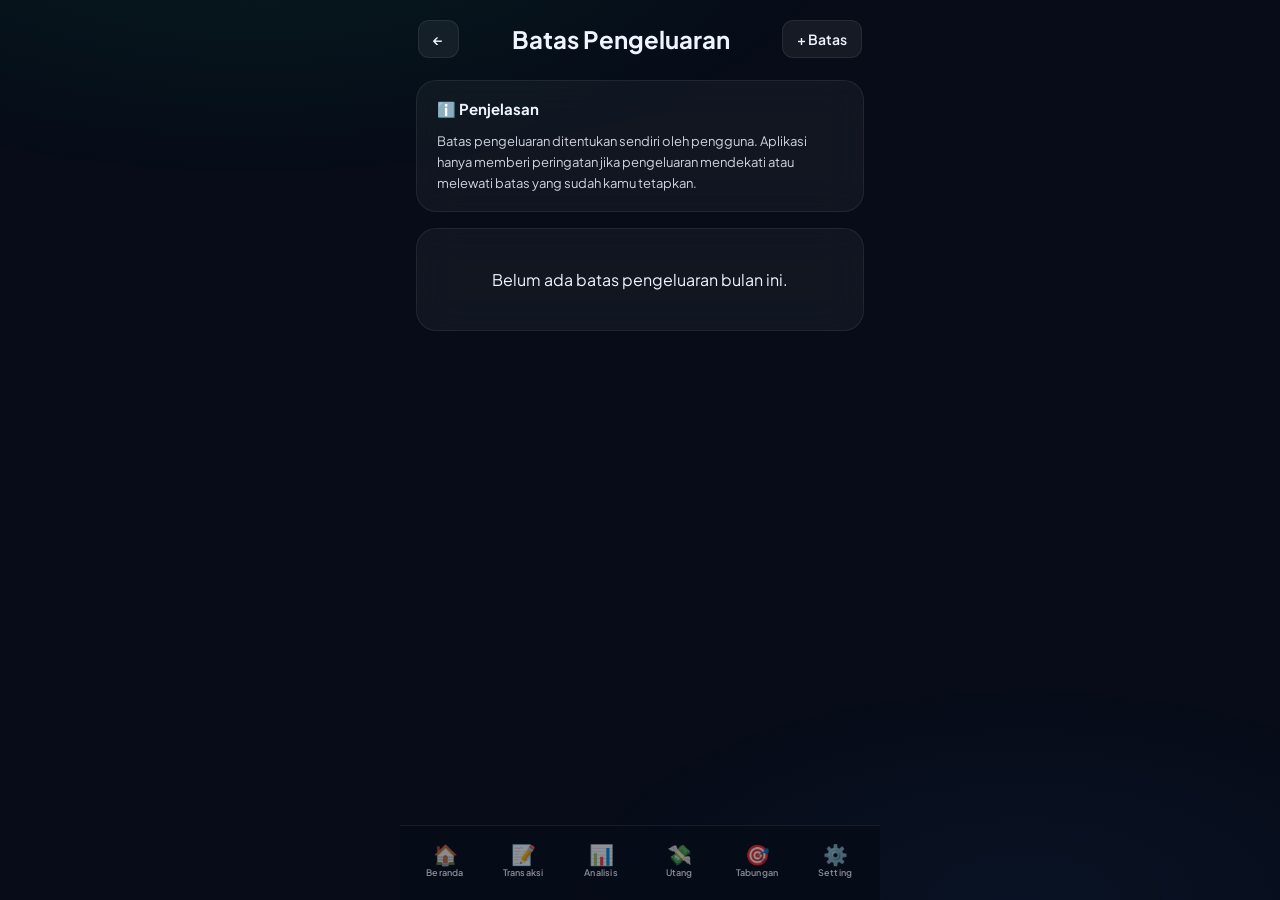
<file: batas.html>
<!DOCTYPE html>
<html lang="id">
<head>
  <meta charset="UTF-8">
  <script>
var AUTH_KEY='ff_auth';
function getAuth(){try{return JSON.parse(localStorage.getItem(AUTH_KEY)||'null');}catch(e){return null;}}
function saveAuth(d){localStorage.setItem(AUTH_KEY,JSON.stringify(d));}
function isFirstTime(){return getAuth()===null;}
function isLoggedIn(){return sessionStorage.getItem('ff_logged_in')==='1';}
function setLoggedIn(){sessionStorage.setItem('ff_logged_in','1');}
function logout(){sessionStorage.removeItem('ff_logged_in');window.location.href='splash.html';}
function simpleHash(s){var h=0;for(var i=0;i<s.length;i++){var c=s.charCodeAt(i);h=((h<<5)-h)+c;h=h&h;}return h.toString(36);}
</script>
  <script>if(!isFirstTime()&&!isLoggedIn())window.location.replace("splash.html");</script>
  <meta name="viewport" content="width=device-width, initial-scale=1.0, user-scalable=no">
  <title>FinancialFreedom</title>
  <link rel="stylesheet" href="css/styles.css">
</head>
<body>
<div class="app-container">
  <header class="glass-header">
    <button class="back-btn" onclick="window.location.href='index.html'">←</button>
    <h2>Batas Pengeluaran</h2>
    <button class="add-btn" onclick="showLimitModal()">+ Batas</button>
  </header>
  <div class="settings-section glass">
    <h3>ℹ️ Penjelasan</h3>
    <p style="font-size:13px;line-height:1.6;opacity:.85;">
      Batas pengeluaran ditentukan sendiri oleh pengguna. Aplikasi hanya memberi peringatan jika pengeluaran mendekati atau melewati batas yang sudah kamu tetapkan.
    </p>
  </div>
  <div id="limitList"></div>
  <div id="limitModal" class="modal">
    <div class="modal-content glass">
      <div class="modal-handle"></div>
      <h3 id="limitModalTitle">Tambah Batas Pengeluaran</h3>
      <input type="hidden" id="limitId">
      <select id="limitCategory" class="premium-select">
        <option value="makan">🍔 Makan</option>
        <option value="transport">🚗 Transport</option>
        <option value="belanja">🛍️ Belanja</option>
        <option value="tagihan">📄 Tagihan</option>
        <option value="kesehatan">🏥 Kesehatan</option>
        <option value="hiburan">🎬 Hiburan</option>
        <option value="pendidikan">📚 Pendidikan</option>
        <option value="cicilan">💳 Cicilan / Utang</option>
        <option value="pakaian">👗 Pakaian & Perawatan</option>
        <option value="rumah">🏡 Rumah Tangga</option>
        <option value="komunikasi">📱 Komunikasi</option>
        <option value="sosial">🤝 Sosial</option>
        <option value="olahraga">⚽ Olahraga & Hobi</option>
        <option value="liburan">✈️ Perjalanan / Liburan</option>
        <option value="asuransi">🛡️ Asuransi</option>
        <option value="donasi">🕌 Donasi / Zakat</option>
        <option value="tabungan">🎯 Tabungan</option>
        <option value="lainnya">📌 Lainnya</option>
      </select>
      <input type="text" id="limitAmount" class="premium-input money-input" placeholder="Contoh: 1.500.000">
      <button class="btn-primary" onclick="saveLimitFromForm()">Simpan</button>
      <button class="btn-secondary" onclick="closeLimitModal()">Batal</button>
    </div>
  </div>

  <nav class="bottom-nav">
    <a href="index.html" class="nav-item">
      <span class="nav-icon">🏠</span>
      <span class="nav-label">Beranda</span>
    </a>
    <a href="transaksi.html" class="nav-item">
      <span class="nav-icon">📝</span>
      <span class="nav-label">Transaksi</span>
    </a>
    <a href="analisis.html" class="nav-item">
      <span class="nav-icon">📊</span>
      <span class="nav-label">Analisis</span>
    </a>
    <a href="utang.html" class="nav-item">
      <span class="nav-icon">💸</span>
      <span class="nav-label">Utang</span>
    </a>
    <a href="tabungan.html" class="nav-item">
      <span class="nav-icon">🎯</span>
      <span class="nav-label">Tabungan</span>
    </a>
    <a href="pengaturan.html" class="nav-item">
      <span class="nav-icon">⚙️</span>
      <span class="nav-label">Setting</span>
    </a>
  </nav>
</div>
<script src="js/storage.js"></script>
<script src="js/batas.js"></script>
</body>
</html>
</file>
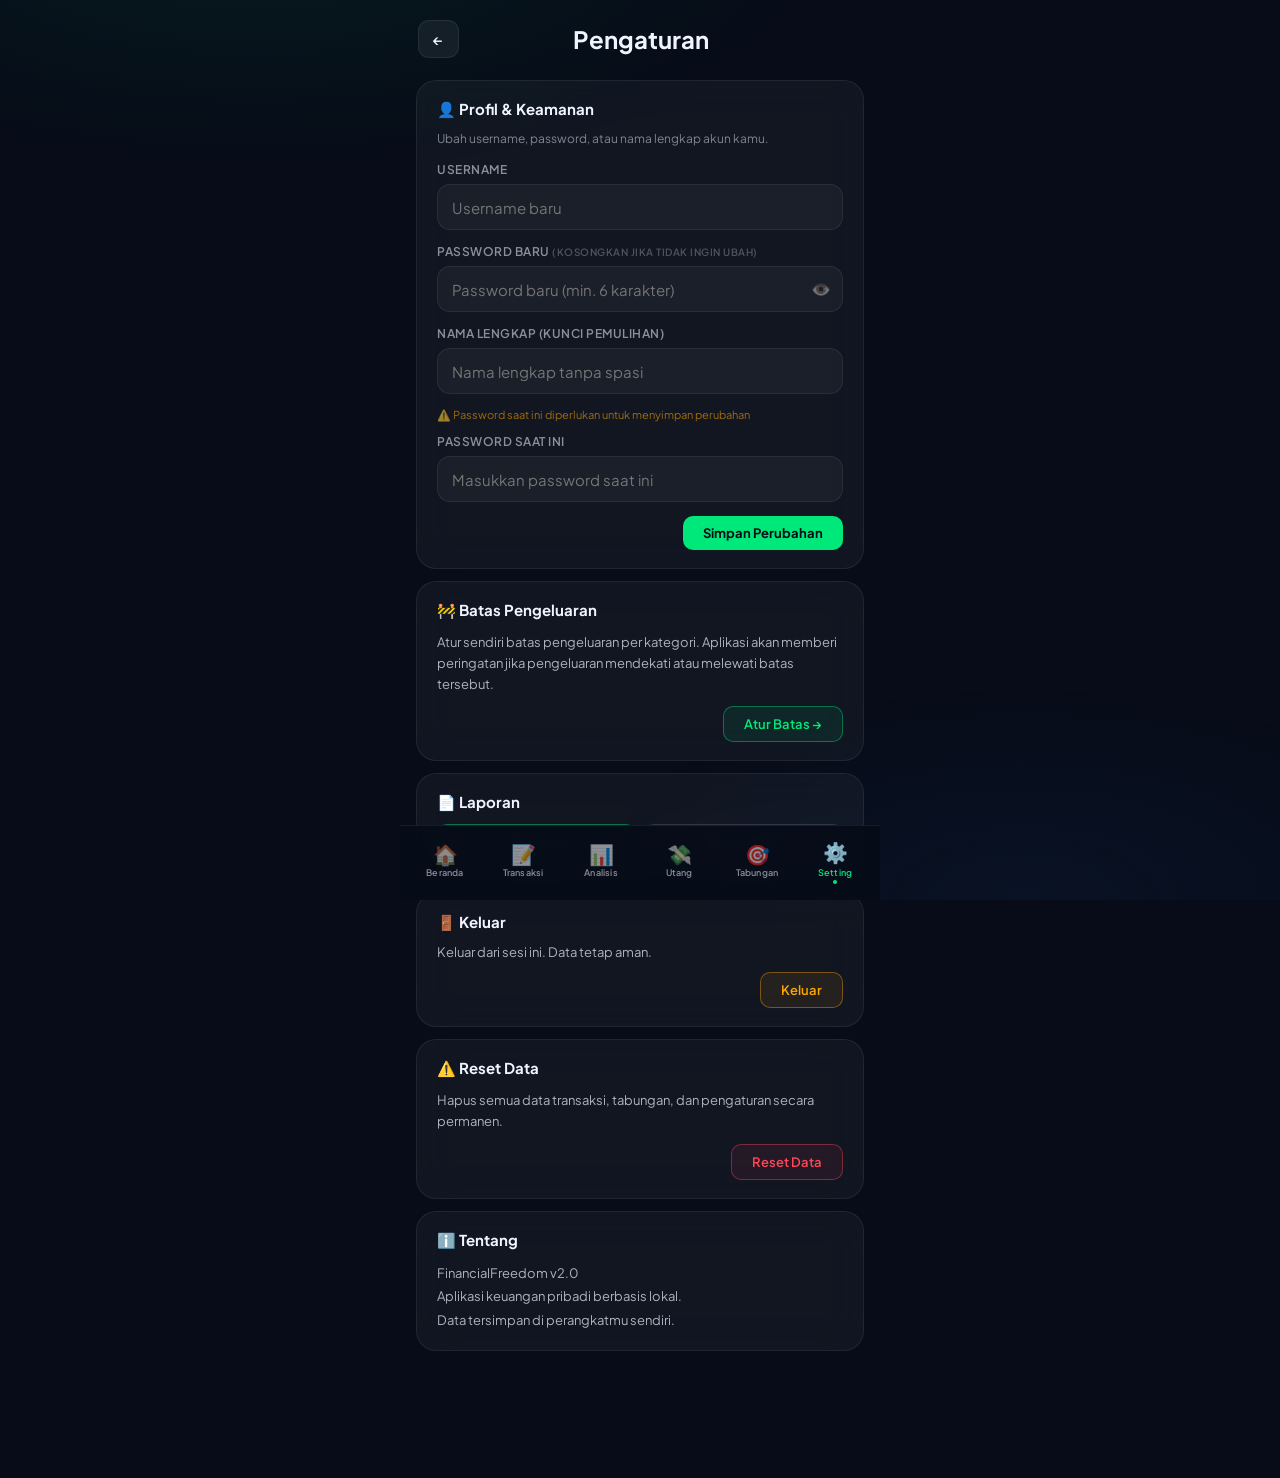
<file: pengaturan.html>
<!DOCTYPE html>
<html lang="id">
<head>
  <meta charset="UTF-8">
  <script src="js/auth.js"></script>
  <script>if(!isFirstTime()&&!isLoggedIn())window.location.replace("splash.html");</script>
  <meta name="viewport" content="width=device-width, initial-scale=1.0, user-scalable=no">
  <title>FinancialFreedom</title>
  <link rel="stylesheet" href="css/styles.css">
</head>
<body>
<div class="app-container">
  <header class="glass-header">
    <button class="back-btn" onclick="window.location.href='index.html'">←</button>
    <h2>Pengaturan</h2>
    <div style="width:40px;"></div>
  </header>

  <div class="settings-section glass">
    <h3>👤 Profil & Keamanan</h3>
    <div style="font-size:12px;color:rgba(240,244,255,0.5);margin:8px 0 16px;">Ubah username, password, atau nama lengkap akun kamu.</div>

    <div class="input-group">
      <label>Username</label>
      <input type="text" id="settingsUsername" class="premium-input" placeholder="Username baru"
        oninput="this.value=this.value.replace(/\s/g,'').toLowerCase()">
    </div>
    <div class="input-group">
      <label>Password Baru <span style="font-size:10px;opacity:.5;">(kosongkan jika tidak ingin ubah)</span></label>
      <div style="position:relative;">
        <input type="password" id="settingsPassword" class="premium-input" placeholder="Password baru (min. 6 karakter)" style="padding-right:44px;">
        <button onclick="toggleSettingsPass('settingsPassword',this)" style="position:absolute;right:12px;top:50%;transform:translateY(-50%);background:none;border:none;color:rgba(240,244,255,0.4);cursor:pointer;font-size:16px;">👁️</button>
      </div>
    </div>
    <div class="input-group">
      <label>Nama Lengkap (Kunci Pemulihan)</label>
      <input type="text" id="settingsFullName" class="premium-input" placeholder="Nama lengkap tanpa spasi"
        oninput="this.value=this.value.replace(/\s/g,'')">
    </div>
    <div style="font-size:11px;color:rgba(255,165,0,0.6);margin-bottom:12px;">⚠️ Password saat ini diperlukan untuk menyimpan perubahan</div>
    <div class="input-group">
      <label>Password Saat Ini</label>
      <input type="password" id="settingsCurrentPass" class="premium-input" placeholder="Masukkan password saat ini">
    </div>
    <div id="settingsMsg" style="display:none;padding:10px 14px;border-radius:10px;font-size:13px;margin-bottom:10px;"></div>
    <div style="display:flex;justify-content:flex-end;">
      <button onclick="saveSecuritySettings()" style="padding:9px 20px;border-radius:10px;border:none;background:#00e87a;color:#070c18;font-weight:700;font-size:13px;font-family:inherit;cursor:pointer;">Simpan Perubahan</button>
    </div>
  </div>

  <div class="settings-section glass">
    <h3>🚧 Batas Pengeluaran</h3>
    <p style="font-size:13px;line-height:1.6;opacity:.7;margin:8px 0 12px;">
      Atur sendiri batas pengeluaran per kategori. Aplikasi akan memberi peringatan jika pengeluaran mendekati atau melewati batas tersebut.
    </p>
    <div style="display:flex;justify-content:flex-end;">
      <button onclick="window.location.href='batas.html'" style="padding:9px 20px;border-radius:10px;border:1px solid rgba(0,232,122,0.4);background:rgba(0,232,122,0.08);color:#00e87a;font-weight:600;font-size:13px;font-family:inherit;cursor:pointer;">Atur Batas →</button>
    </div>
  </div>

  <div class="settings-section glass">
    <h3>📄 Laporan</h3>
    <div style="display:flex;gap:8px;margin-top:10px;">
      <button onclick="showReportModal()" style="flex:1;padding:10px;border-radius:10px;border:1px solid rgba(0,232,122,0.4);background:rgba(0,232,122,0.08);color:#00e87a;font-weight:600;font-size:13px;font-family:inherit;cursor:pointer;">Preview</button>
      <button onclick="window.print()" style="flex:1;padding:10px;border-radius:10px;border:1px solid rgba(255,255,255,0.1);background:rgba(255,255,255,0.04);color:rgba(240,244,255,0.7);font-weight:600;font-size:13px;font-family:inherit;cursor:pointer;">Export PDF</button>
    </div>
  </div>

  <div class="settings-section glass">
    <h3>🚪 Keluar</h3>
    <p style="font-size:13px;opacity:.7;margin-bottom:12px;">Keluar dari sesi ini. Data tetap aman.</p>
    <div style="display:flex;justify-content:flex-end;">
      <button onclick="logout()" style="padding:9px 20px;border-radius:10px;border:1px solid rgba(255,165,0,0.4);background:rgba(255,165,0,0.08);color:#ffa502;font-weight:600;font-size:13px;font-family:inherit;cursor:pointer;">Keluar</button>
    </div>
  </div>

  <div class="settings-section glass">
    <h3>⚠️ Reset Data</h3>
    <p style="font-size:13px;line-height:1.6;opacity:.7;margin:8px 0 12px;">Hapus semua data transaksi, tabungan, dan pengaturan secara permanen.</p>
    <div style="display:flex;justify-content:flex-end;">
      <button onclick="resetAllData()" style="padding:9px 20px;border-radius:10px;border:1px solid rgba(255,71,87,0.4);background:rgba(255,71,87,0.08);color:#ff4757;font-weight:600;font-size:13px;font-family:inherit;cursor:pointer;">Reset Data</button>
    </div>
  </div>

  <div class="settings-section glass">
    <h3>ℹ️ Tentang</h3>
    <p style="font-size:13px;line-height:1.8;opacity:.7;">
      FinancialFreedom v2.0<br>
      Aplikasi keuangan pribadi berbasis lokal.<br>
      Data tersimpan di perangkatmu sendiri.
    </p>
  </div>

  <nav class="bottom-nav">
    <a href="index.html" class="nav-item">
      <span class="nav-icon">🏠</span>
      <span class="nav-label">Beranda</span>
    </a>
    <a href="transaksi.html" class="nav-item">
      <span class="nav-icon">📝</span>
      <span class="nav-label">Transaksi</span>
    </a>
    <a href="analisis.html" class="nav-item">
      <span class="nav-icon">📊</span>
      <span class="nav-label">Analisis</span>
    </a>
    <a href="utang.html" class="nav-item">
      <span class="nav-icon">💸</span>
      <span class="nav-label">Utang</span>
    </a>
    <a href="tabungan.html" class="nav-item">
      <span class="nav-icon">🎯</span>
      <span class="nav-label">Tabungan</span>
    </a>
    <a href="pengaturan.html" class="nav-item active">
      <span class="nav-icon">⚙️</span>
      <span class="nav-label">Setting</span>
    </a>
  </nav>
</div>

<!-- MODAL PREVIEW LAPORAN -->
<div class="modal" id="reportModal" onclick="handleModalOutsideClick(event)">
  <div class="modal-content glass" id="reportModalContent">
    <div class="modal-handle"></div>

    <div class="report-title">📄 Laporan Keuangan</div>
    <div class="report-subtitle" id="reportDate">Tanggal cetak: -</div>

    <div class="report-section">
      <div class="report-row">
        <span style="opacity:.7;">Total Saldo</span>
        <strong id="rptBalance">Rp 0</strong>
      </div>
      <div class="report-row">
        <span style="opacity:.7;">Pemasukan Bulan Ini</span>
        <strong class="positive" id="rptIncome">Rp 0</strong>
      </div>
      <div class="report-row">
        <span style="opacity:.7;">Pengeluaran Bulan Ini</span>
        <strong class="negative" id="rptExpense">Rp 0</strong>
      </div>
      <div class="report-row">
        <span style="opacity:.7;">Selisih</span>
        <strong id="rptDiff">Rp 0</strong>
      </div>
    </div>

    <div class="report-section">
      <div class="report-row">
        <span style="opacity:.7;">Total Tabungan</span>
        <strong class="positive" id="rptSavings">Rp 0</strong>
      </div>
      <div class="report-row">
        <span style="opacity:.7;">Total Aset</span>
        <strong class="positive" id="rptAset">Rp 0</strong>
      </div>
      <div class="report-row">
        <span style="opacity:.7;">Total Utang</span>
        <strong class="negative" id="rptUtang">Rp 0</strong>
      </div>
      <div class="report-row">
        <span style="opacity:.7;">Total Piutang</span>
        <strong class="positive" id="rptPiutang">Rp 0</strong>
      </div>
    </div>

    <div style="font-weight:700;font-size:13px;margin-bottom:8px;">💡 Insight</div>
    <div id="rptInsights"></div>

    <button class="modal-btn cancel" style="margin-top:16px;" onclick="closeReportModal()">Tutup</button>
    <button class="modal-btn edit" onclick="window.print()">🖨️ Export / Print</button>
  </div>
</div>

<script src="js/storage.js"></script>
<script src="js/app.js"></script>
<script>
function showReportModal() {
  const now     = new Date();
  const income  = getMonthlyTotal('income',  now.getMonth(), now.getFullYear());
  const expense = getMonthlyTotal('expense', now.getMonth(), now.getFullYear());
  const balance = getTotalBalance();
  const diff    = income - expense;
  const savings = appData.savingsGoals.reduce((s,g) => s + Number(g.savedAmount||0), 0);
  const debts   = JSON.parse(localStorage.getItem('dompetku_debts')||'[]');
  const totalUtang   = debts.filter(d=>d.debtType==='owed'&&d.status!=='paid').reduce((s,d)=>s+Number(d.amount||0),0);
  const totalPiutang = debts.filter(d=>d.debtType==='lent'&&d.status!=='paid').reduce((s,d)=>s+Number(d.amount||0),0);
  const totalAset = balance + savings;
  const ratio = income > 0 ? ((expense/income)*100).toFixed(0) : 0;
  const monthName = now.toLocaleDateString('id-ID', { month:'long', year:'numeric' });

  const insights = [];
  if (income === 0 && expense === 0) {
    insights.push('Belum ada transaksi bulan ini.');
  } else {
    if (expense > income) insights.push('⚠️ Pengeluaran melebihi pemasukan. Perlu evaluasi segera.');
    else if (ratio < 50)  insights.push('🎉 Keuangan sehat! Pengeluaran hanya ' + ratio + '% dari pemasukan.');
    else                  insights.push('💡 Pengeluaran ' + ratio + '% dari pemasukan bulan ini.');
    if (totalUtang > 0)   insights.push('💸 Utang aktif ' + formatCurrency(totalUtang) + '. Prioritaskan pelunasan.');
    if (totalPiutang > 0) insights.push('🤝 Piutang ' + formatCurrency(totalPiutang) + ' belum dikembalikan.');
    if (savings > 0)      insights.push('🎯 Tabungan terkumpul ' + formatCurrency(savings) + '. Terus pertahankan!');
    if (balance < 0)      insights.push('🔴 Total saldo minus. Segera kurangi pengeluaran.');
  }

  document.getElementById('reportDate').innerText   = 'Periode: ' + monthName;
  document.getElementById('rptBalance').innerText   = formatCurrency(balance);
  document.getElementById('rptIncome').innerText    = formatCurrency(income);
  document.getElementById('rptExpense').innerText   = formatCurrency(expense);
  document.getElementById('rptSavings').innerText   = formatCurrency(savings);
  document.getElementById('rptAset').innerText      = formatCurrency(totalAset);
  document.getElementById('rptUtang').innerText     = formatCurrency(totalUtang);
  document.getElementById('rptPiutang').innerText   = formatCurrency(totalPiutang);

  const diffEl = document.getElementById('rptDiff');
  diffEl.innerText = (diff >= 0 ? '+' : '') + formatCurrency(diff);
  diffEl.className = diff >= 0 ? 'positive' : 'negative';

  document.getElementById('rptInsights').innerHTML = insights
    .map(i => '<div style="padding:6px 0;border-bottom:1px solid rgba(255,255,255,0.06);font-size:13px;line-height:1.5;">' + i + '</div>')
    .join('');

  document.getElementById('reportModal').classList.add('show');
  document.getElementById('reportModal').style.display = 'flex';
}

function closeReportModal() {
  const modal = document.getElementById('reportModal');
  modal.style.display = 'none';
  modal.classList.remove('show');
}

function handleModalOutsideClick(e) {
  if (e.target === document.getElementById('reportModal')) closeReportModal();
}

function toggleSettingsPass(id, btn) {
  const input = document.getElementById(id);
  if (input.type === 'password') { input.type = 'text'; btn.innerText = '🙈'; }
  else { input.type = 'password'; btn.innerText = '👁️'; }
}

function saveSecuritySettings() {
  const auth = getAuth();
  if (!auth) return;

  const currentPass = document.getElementById('settingsCurrentPass').value;
  const msgEl = document.getElementById('settingsMsg');

  function showMsg(msg, ok) {
    msgEl.innerText = msg;
    msgEl.style.background = ok ? 'rgba(0,232,122,0.1)' : 'rgba(255,71,87,0.1)';
    msgEl.style.border = ok ? '1px solid rgba(0,232,122,0.3)' : '1px solid rgba(255,71,87,0.3)';
    msgEl.style.color = ok ? '#00e87a' : '#ff4757';
    msgEl.style.display = 'block';
    setTimeout(() => msgEl.style.display = 'none', 3000);
  }

  if (!currentPass) return showMsg('Masukkan password saat ini.', false);
  if (simpleHash(currentPass) !== auth.password) return showMsg('Password saat ini salah.', false);

  const newUsername = document.getElementById('settingsUsername').value.trim();
  const newPassword = document.getElementById('settingsPassword').value;
  const newFullName = document.getElementById('settingsFullName').value.trim();

  if (newUsername && newUsername.length < 3) return showMsg('Username minimal 3 karakter.', false);
  if (newPassword && newPassword.length < 6) return showMsg('Password baru minimal 6 karakter.', false);
  if (newFullName && /\s/.test(newFullName)) return showMsg('Nama lengkap tidak boleh ada spasi.', false);

  const updated = { ...auth };
  if (newUsername) { updated.username = newUsername; updated.displayName = newUsername; }
  if (newPassword) updated.password = simpleHash(newPassword);
  if (newFullName) updated.fullName = simpleHash(newFullName.toLowerCase());

  saveAuth(updated);

  // Update nama di settings app juga
  if (newUsername) {
    const settings = JSON.parse(localStorage.getItem('dompetku_settings') || '{}');
    settings.userName = newUsername;
    localStorage.setItem('dompetku_settings', JSON.stringify(settings));
  }

  document.getElementById('settingsCurrentPass').value = '';
  document.getElementById('settingsPassword').value = '';
  showMsg('✅ Perubahan berhasil disimpan!', true);
}
</script>
</body>
</html>
</file>
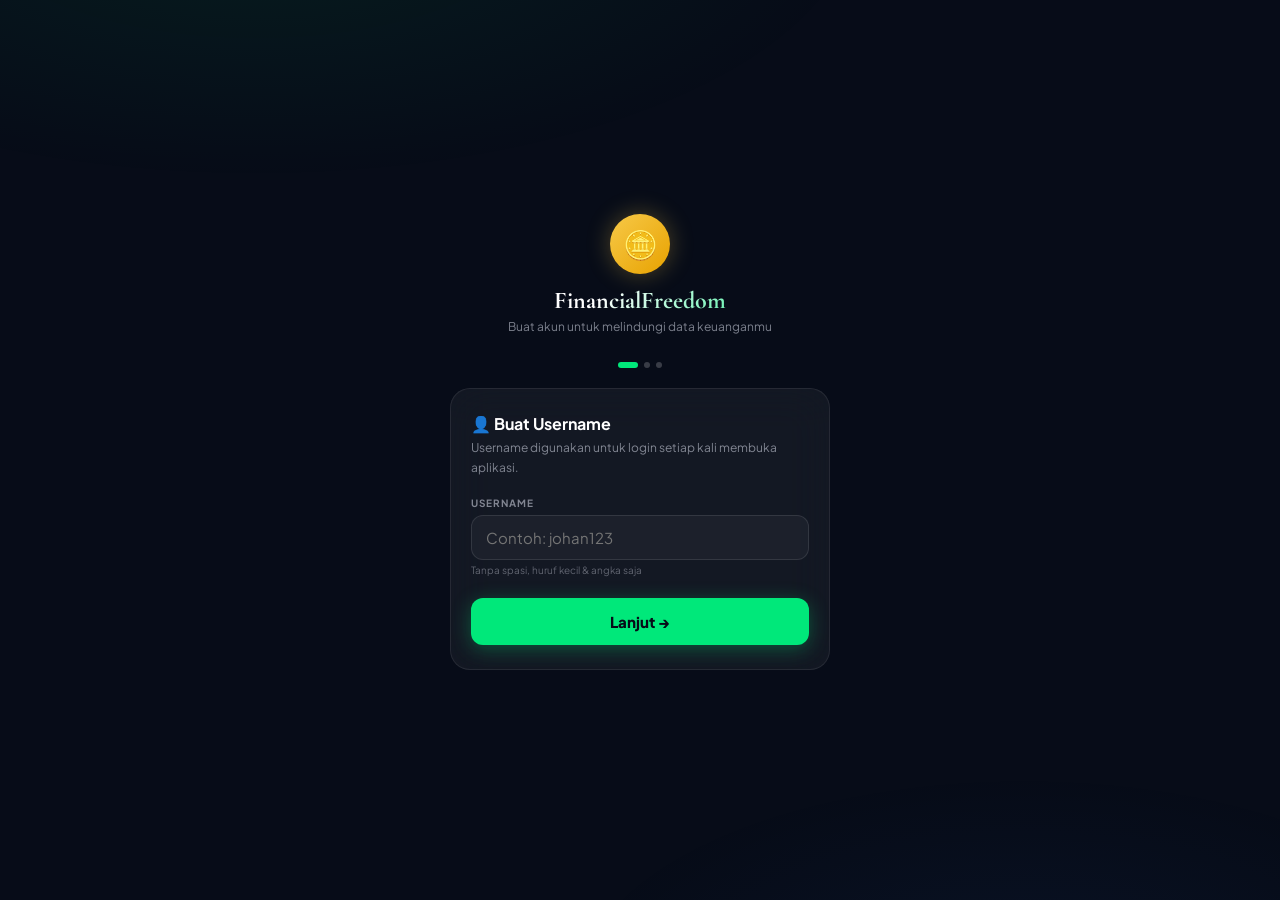
<file: setup.html>
<!DOCTYPE html>
<html lang="id">
<head>
  <meta charset="UTF-8">
  <script src="js/auth.js"></script>
  <meta name="viewport" content="width=device-width, initial-scale=1.0, user-scalable=no, viewport-fit=cover">
  <title>FinancialFreedom — Setup</title>
  <link rel="stylesheet" href="css/styles.css">
  <link rel="stylesheet" href="https://fonts.googleapis.com/css2?family=Cormorant+Garamond:wght@600;700&family=Montserrat:wght@900&family=Plus+Jakarta+Sans:wght@400;500;600;700;800&display=swap">
  <style>
    body {
      background: #070c18;
      min-height: 100vh;
      display: flex;
      align-items: center;
      justify-content: center;
      font-family: 'Plus Jakarta Sans', Arial, sans-serif;
    }

    body::before {
      content: '';
      position: fixed;
      inset: 0;
      background:
        radial-gradient(ellipse 80% 50% at 20% -10%, rgba(0,232,122,0.08) 0%, transparent 60%),
        radial-gradient(ellipse 60% 40% at 80% 110%, rgba(59,130,246,0.06) 0%, transparent 60%);
      pointer-events: none;
      z-index: 0;
    }

    .setup-wrap {
      position: relative;
      z-index: 1;
      width: 100%;
      max-width: 420px;
      padding: 24px 20px 40px;
    }

    .setup-logo {
      text-align: center;
      margin-bottom: 28px;
    }

    .setup-logo .coin {
      width: 60px; height: 60px;
      border-radius: 50%;
      background: linear-gradient(135deg, #f7c948, #e8a200);
      display: flex; align-items: center; justify-content: center;
      font-size: 28px;
      margin: 0 auto 12px;
      box-shadow: 0 0 24px rgba(247,201,72,0.3);
      animation: coinFloat 3s ease-in-out infinite;
    }

    @keyframes coinFloat {
      0%,100% { transform: translateY(0); }
      50% { transform: translateY(-6px); }
    }

    .setup-logo h1 {
      font-family: 'Cormorant Garamond', serif;
      font-size: 24px;
      font-weight: 700;
      background: linear-gradient(135deg, #fff 40%, #00e87a);
      -webkit-background-clip: text;
      -webkit-text-fill-color: transparent;
      background-clip: text;
    }

    .setup-logo p {
      font-size: 12px;
      color: rgba(240,244,255,0.5);
      margin-top: 4px;
    }

    .setup-card {
      background: rgba(255,255,255,0.05);
      border: 1px solid rgba(255,255,255,0.08);
      border-radius: 20px;
      padding: 24px 20px;
      backdrop-filter: blur(20px);
    }

    .setup-card h2 {
      font-size: 16px;
      font-weight: 700;
      color: #fff;
      margin-bottom: 4px;
    }

    .setup-card p {
      font-size: 12px;
      color: rgba(240,244,255,0.5);
      margin-bottom: 20px;
      line-height: 1.6;
    }

    .input-wrap {
      margin-bottom: 14px;
    }

    .input-wrap label {
      display: block;
      font-size: 10px;
      font-weight: 700;
      letter-spacing: 1px;
      text-transform: uppercase;
      color: rgba(240,244,255,0.5);
      margin-bottom: 6px;
    }

    .input-wrap input {
      width: 100%;
      padding: 12px 14px;
      border-radius: 12px;
      border: 1px solid rgba(255,255,255,0.1);
      background: rgba(255,255,255,0.04);
      color: #f0f4ff;
      font-size: 15px;
      font-family: inherit;
      outline: none;
      transition: border-color 0.2s;
    }

    .input-wrap input:focus {
      border-color: rgba(0,232,122,0.4);
      background: rgba(0,232,122,0.04);
    }

    .input-wrap .hint {
      font-size: 10px;
      color: rgba(240,244,255,0.35);
      margin-top: 4px;
    }

    .hint-warn {
      color: rgba(255,165,0,0.7) !important;
    }

    .btn-setup {
      width: 100%;
      padding: 14px;
      border-radius: 12px;
      border: none;
      background: #00e87a;
      color: #070c18;
      font-size: 15px;
      font-weight: 800;
      font-family: inherit;
      cursor: pointer;
      margin-top: 8px;
      transition: all 0.2s ease;
      box-shadow: 0 4px 20px rgba(0,232,122,0.3);
    }

    .btn-setup:active { transform: scale(0.97); }

    .error-msg {
      background: rgba(255,71,87,0.1);
      border: 1px solid rgba(255,71,87,0.3);
      border-radius: 10px;
      padding: 10px 14px;
      font-size: 13px;
      color: #ff4757;
      margin-bottom: 12px;
      display: none;
    }

    .step-indicator {
      display: flex;
      justify-content: center;
      gap: 6px;
      margin-bottom: 20px;
    }

    .step-dot {
      width: 6px; height: 6px;
      border-radius: 50%;
      background: rgba(255,255,255,0.2);
      transition: all 0.3s ease;
    }

    .step-dot.active {
      background: #00e87a;
      width: 20px;
      border-radius: 4px;
    }

    .password-wrap { position: relative; }
    .password-wrap input { padding-right: 44px; }
    .toggle-pass {
      position: absolute;
      right: 12px;
      top: 50%;
      transform: translateY(-50%);
      background: none;
      border: none;
      color: rgba(240,244,255,0.4);
      cursor: pointer;
      font-size: 16px;
      padding: 4px;
    }
  </style>
</head>
<body>
<div class="setup-wrap">
  <div class="setup-logo">
    <div class="coin">🪙</div>
    <h1>FinancialFreedom</h1>
    <p>Buat akun untuk melindungi data keuanganmu</p>
  </div>

  <div class="step-indicator">
    <div class="step-dot active" id="dot1"></div>
    <div class="step-dot" id="dot2"></div>
    <div class="step-dot" id="dot3"></div>
  </div>

  <div class="setup-card">
    <div class="error-msg" id="errorMsg"></div>

    <!-- STEP 1: Username -->
    <div id="step1">
      <h2>👤 Buat Username</h2>
      <p>Username digunakan untuk login setiap kali membuka aplikasi.</p>
      <div class="input-wrap">
        <label>Username</label>
        <input type="text" id="inputUsername" placeholder="Contoh: johan123" autocomplete="off"
          oninput="this.value = this.value.replace(/\s/g,'').toLowerCase()">
        <div class="hint">Tanpa spasi, huruf kecil & angka saja</div>
      </div>
      <button class="btn-setup" onclick="nextStep(1)">Lanjut →</button>
    </div>

    <!-- STEP 2: Password -->
    <div id="step2" style="display:none;">
      <h2>🔐 Buat Password</h2>
      <p>Password minimal 6 karakter. Gunakan kombinasi huruf dan angka.</p>
      <div class="input-wrap">
        <label>Password</label>
        <div class="password-wrap">
          <input type="password" id="inputPassword" placeholder="Min. 6 karakter">
          <button class="toggle-pass" onclick="togglePass('inputPassword', this)">👁️</button>
        </div>
      </div>
      <div class="input-wrap">
        <label>Konfirmasi Password</label>
        <div class="password-wrap">
          <input type="password" id="inputPasswordConfirm" placeholder="Ulangi password">
          <button class="toggle-pass" onclick="togglePass('inputPasswordConfirm', this)">👁️</button>
        </div>
      </div>
      <button class="btn-setup" onclick="nextStep(2)">Lanjut →</button>
    </div>

    <!-- STEP 3: Nama Lengkap -->
    <div id="step3" style="display:none;">
      <h2>📛 Nama Lengkap</h2>
      <p>Nama lengkap digunakan sebagai kunci pemulihan jika kamu lupa username atau password.</p>
      <div class="input-wrap">
        <label>Nama Lengkap</label>
        <input type="text" id="inputFullName" placeholder="Contoh: JohanMadaJM" autocomplete="off"
          oninput="this.value = this.value.replace(/\s/g,'')">
        <div class="hint hint-warn">⚠️ Ingat baik-baik! Ini satu-satunya kunci pemulihan akun.</div>
      </div>
      <button class="btn-setup" onclick="finishSetup()">✅ Selesai & Masuk</button>
    </div>
  </div>
</div>

<script>
let setupData = { username: '', password: '', fullName: '' };

function showError(msg) {
  const el = document.getElementById('errorMsg');
  el.innerText = msg;
  el.style.display = 'block';
  setTimeout(() => el.style.display = 'none', 3000);
}

function updateDots(step) {
  [1,2,3].forEach(i => {
    document.getElementById('dot'+i).classList.toggle('active', i === step);
  });
}

function nextStep(current) {
  document.getElementById('errorMsg').style.display = 'none';

  if (current === 1) {
    const username = document.getElementById('inputUsername').value.trim();
    if (username.length < 3) return showError('Username minimal 3 karakter.');
    if (!/^[a-z0-9_]+$/.test(username)) return showError('Username hanya huruf kecil, angka, dan underscore.');
    setupData.username = username;
    document.getElementById('step1').style.display = 'none';
    document.getElementById('step2').style.display = 'block';
    updateDots(2);

  } else if (current === 2) {
    const pass  = document.getElementById('inputPassword').value;
    const pass2 = document.getElementById('inputPasswordConfirm').value;
    if (pass.length < 6) return showError('Password minimal 6 karakter.');
    if (pass !== pass2)  return showError('Password tidak cocok.');
    setupData.password = pass;
    document.getElementById('step2').style.display = 'none';
    document.getElementById('step3').style.display = 'block';
    updateDots(3);
  }
}

function finishSetup() {
  const fullName = document.getElementById('inputFullName').value.trim();
  if (fullName.length < 3) return showError('Nama lengkap minimal 3 karakter.');
  if (/\s/.test(fullName))  return showError('Nama lengkap tidak boleh mengandung spasi.');

  saveAuth({
    username: setupData.username,
    password: simpleHash(setupData.password),
    fullName: simpleHash(fullName.toLowerCase()),
    displayName: setupData.username,
  });

  // Simpan nama ke settings
  const settings = JSON.parse(localStorage.getItem('dompetku_settings') || '{}');
  settings.userName = setupData.username;
  localStorage.setItem('dompetku_settings', JSON.stringify(settings));

  setLoggedIn();

  // Animasi transition
  document.body.style.transition = 'opacity 0.4s ease';
  document.body.style.opacity = '0';
  setTimeout(() => window.location.href = 'index.html', 400);
}

function togglePass(id, btn) {
  const input = document.getElementById(id);
  if (input.type === 'password') {
    input.type = 'text';
    btn.innerText = '🙈';
  } else {
    input.type = 'password';
    btn.innerText = '👁️';
  }
}

// Enter key support
document.addEventListener('keydown', e => {
  if (e.key !== 'Enter') return;
  if (document.getElementById('step1').style.display !== 'none') nextStep(1);
  else if (document.getElementById('step2').style.display !== 'none') nextStep(2);
  else finishSetup();
});
</script>
</body>
</html>
</file>
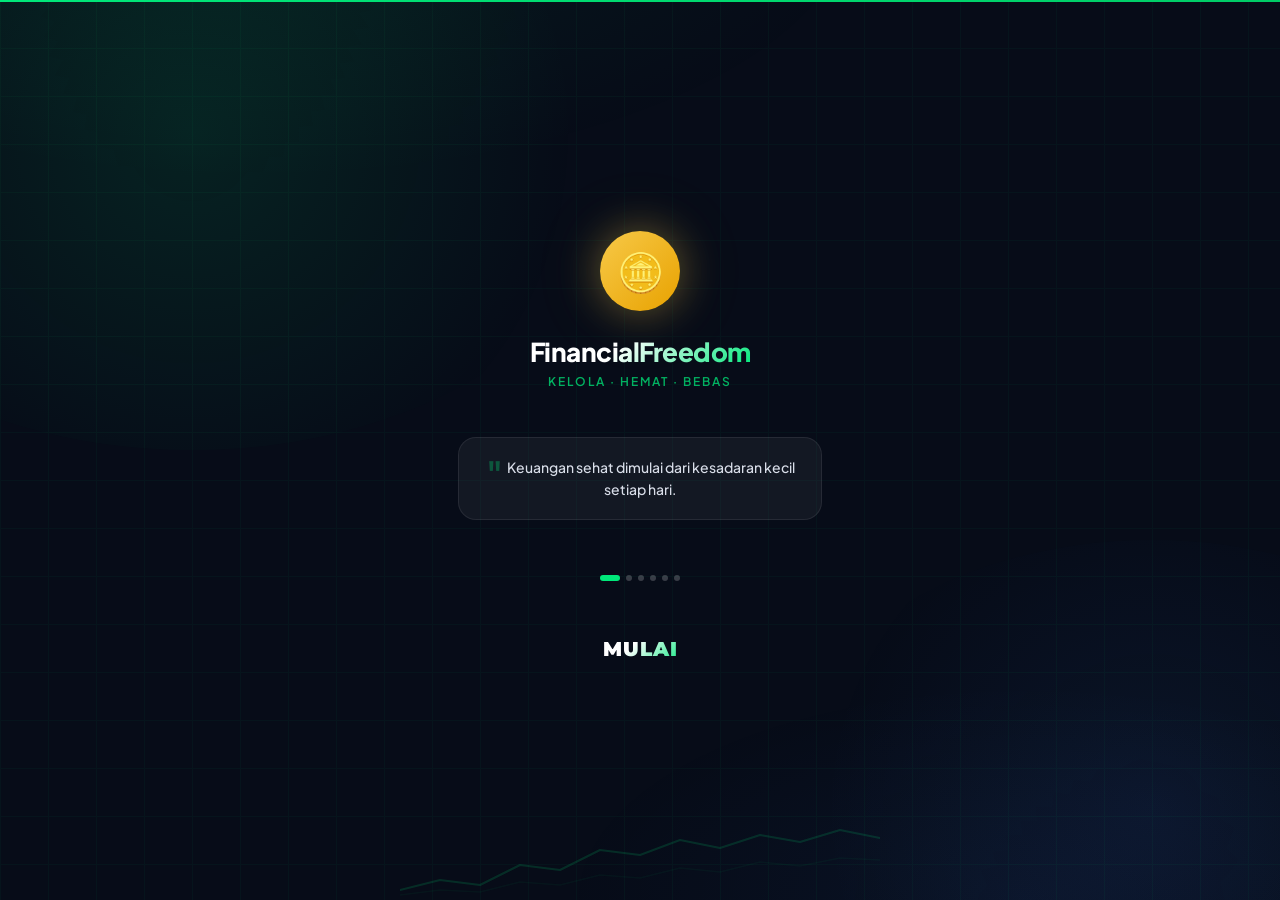
<file: splash.html>
<!DOCTYPE html>
<html lang="id">
<head>
  <meta charset="UTF-8">
  <script src="js/auth.js"></script>
  <meta name="viewport" content="width=device-width, initial-scale=1.0, user-scalable=no, viewport-fit=cover">
  <title>FinancialFreedom</title>
  <link rel="stylesheet" href="css/styles.css">
  <link rel="stylesheet" href="https://fonts.googleapis.com/css2?family=Cormorant+Garamond:wght@600;700&family=Montserrat:wght@900&family=Plus+Jakarta+Sans:wght@400;500;600;700;800&display=swap">
  <style>
    * { margin:0; padding:0; box-sizing:border-box; }

    body {
      font-family: 'Plus Jakarta Sans', Arial, sans-serif;
      background: #070c18;
      color: #f0f4ff;
      min-height: 100vh;
      overflow: hidden;
      display: flex;
      flex-direction: column;
      align-items: center;
      justify-content: center;
    }

    /* ── Animated background glow ── */
    .bg-glow {
      position: fixed;
      inset: 0;
      pointer-events: none;
      z-index: 0;
    }
    .bg-glow::before {
      content: '';
      position: absolute;
      top: -20%;
      left: -20%;
      width: 70%;
      height: 70%;
      border-radius: 50%;
      background: radial-gradient(circle, rgba(0,232,122,0.10) 0%, transparent 70%);
      animation: glowPulse 5s ease-in-out infinite;
    }
    .bg-glow::after {
      content: '';
      position: absolute;
      bottom: -20%;
      right: -20%;
      width: 60%;
      height: 60%;
      border-radius: 50%;
      background: radial-gradient(circle, rgba(59,130,246,0.08) 0%, transparent 70%);
      animation: glowPulse 5s ease-in-out infinite 2.5s;
    }
    @keyframes glowPulse {
      0%, 100% { opacity: 0.5; transform: scale(0.95); }
      50%       { opacity: 1;   transform: scale(1.05); }
    }

    /* ── Floating particles ── */
    .particles {
      position: fixed;
      inset: 0;
      pointer-events: none;
      z-index: 0;
      overflow: hidden;
    }
    .particle {
      position: absolute;
      opacity: 0;
      animation: floatUp linear infinite;
      font-style: normal;
    }
    @keyframes floatUp {
      0%   { opacity: 0;   transform: translateY(100vh) rotate(0deg) scale(0.7); }
      10%  { opacity: 0.5; }
      90%  { opacity: 0.2; }
      100% { opacity: 0;   transform: translateY(-80px) rotate(360deg) scale(1.1); }
    }

    /* ── Grid lines (subtle chart look) ── */
    .grid-lines {
      position: fixed;
      inset: 0;
      z-index: 0;
      pointer-events: none;
      opacity: 0.04;
      background-image:
        linear-gradient(rgba(0,232,122,1) 1px, transparent 1px),
        linear-gradient(90deg, rgba(0,232,122,1) 1px, transparent 1px);
      background-size: 48px 48px;
    }

    /* ── Main content ── */
    .splash-content {
      position: relative;
      z-index: 2;
      width: 100%;
      max-width: 420px;
      padding: 0 28px;
      display: flex;
      flex-direction: column;
      align-items: center;
      text-align: center;
    }

    /* ── Logo / coin ── */
    .logo-wrap {
      width: 80px;
      height: 80px;
      border-radius: 50%;
      background: linear-gradient(135deg, #f7c948, #e8a200);
      display: flex;
      align-items: center;
      justify-content: center;
      font-size: 38px;
      margin-bottom: 24px;
      box-shadow: 0 0 40px rgba(247,201,72,0.35), 0 0 80px rgba(247,201,72,0.12);
      animation: coinBounce 3s ease-in-out infinite;
    }
    @keyframes coinBounce {
      0%, 100% { transform: translateY(0) scale(1);    box-shadow: 0 0 40px rgba(247,201,72,0.35), 0 0 80px rgba(247,201,72,0.12); }
      50%       { transform: translateY(-10px) scale(1.04); box-shadow: 0 20px 60px rgba(247,201,72,0.45), 0 0 100px rgba(247,201,72,0.18); }
    }

    /* ── App name ── */
    .app-title {
      font-size: 26px;
      font-weight: 800;
      letter-spacing: -0.5px;
      background: linear-gradient(135deg, #ffffff 40%, #00e87a);
      -webkit-background-clip: text;
      -webkit-text-fill-color: transparent;
      background-clip: text;
      margin-bottom: 6px;
    }

    .app-tagline {
      font-size: 12px;
      font-weight: 600;
      letter-spacing: 2px;
      text-transform: uppercase;
      color: rgba(0,232,122,0.75);
      margin-bottom: 48px;
    }

    /* ── Quote cards ── */
    .quotes-wrap {
      width: 100%;
      position: relative;
      height: 90px;
      margin-bottom: 48px;
      overflow: hidden;
    }

    .quote-item {
      position: absolute;
      width: 100%;
      opacity: 0;
      transform: translateY(20px);
      transition: opacity 0.7s ease, transform 0.7s ease;
      padding: 18px 20px;
      border-radius: 18px;
      background: rgba(255,255,255,0.05);
      border: 1px solid rgba(255,255,255,0.08);
      font-size: 14px;
      font-weight: 500;
      line-height: 1.6;
      color: rgba(240,244,255,0.9);
    }

    .quote-item.active {
      opacity: 1;
      transform: translateY(0);
    }

    .quote-item::before {
      content: '"';
      font-size: 32px;
      font-weight: 800;
      color: rgba(0,232,122,0.3);
      line-height: 0;
      vertical-align: -12px;
      margin-right: 4px;
    }

    /* ── Dots indicator ── */
    .dots {
      display: flex;
      gap: 6px;
      margin-bottom: 48px;
    }
    .dot {
      width: 6px;
      height: 6px;
      border-radius: 50%;
      background: rgba(255,255,255,0.2);
      transition: all 0.4s ease;
    }
    .dot.active {
      background: #00e87a;
      width: 20px;
      border-radius: 4px;
    }

    /* ── CTA Button ── */
    .cta-btn {
      background: none;
      border: none;
      color: #00e87a;
      font-size: 20px;
      font-weight: 900;
      font-family: 'Montserrat', sans-serif;
      cursor: pointer;
      letter-spacing: 1px;
      padding: 8px 0;
      background: linear-gradient(135deg, #ffffff 40%, #00e87a);
      -webkit-background-clip: text;
      -webkit-text-fill-color: transparent;
      background-clip: text;
      transition: opacity 0.2s ease, transform 0.2s ease;
      animation: fadeUp 0.6s 0.4s ease both;
    }
    .cta-btn:active {
      opacity: 0.7;
      transform: scale(0.97);
    }

    /* ── Chart mini animation ── */
    .mini-chart {
      position: fixed;
      bottom: 0;
      left: 50%;
      transform: translateX(-50%);
      width: 100%;
      max-width: 480px;
      height: 80px;
      z-index: 1;
      pointer-events: none;
      opacity: 0.15;
    }

    @keyframes fadeUp {
      from { opacity: 0; transform: translateY(16px); }
      to   { opacity: 1; transform: translateY(0); }
    }

    /* ── Loading bar ── */
    .loading-bar-wrap {
      position: fixed;
      top: 0; left: 0; right: 0;
      height: 2px;
      z-index: 100;
      background: rgba(255,255,255,0.06);
    }
    .loading-bar {
      height: 100%;
      background: linear-gradient(90deg, #00e87a, #00cc66);
      width: 0%;
      transition: width linear;
    }
  </style>
</head>
<body>

<!-- Loading bar -->
<div class="loading-bar-wrap">
  <div class="loading-bar" id="loadingBar"></div>
</div>

<!-- BG effects -->
<div class="bg-glow"></div>
<div class="grid-lines"></div>
<div class="particles" id="particles"></div>

<!-- Mini chart wave SVG di bawah -->
<svg class="mini-chart" viewBox="0 0 480 80" preserveAspectRatio="none">
  <polyline
    points="0,70 40,60 80,65 120,45 160,50 200,30 240,35 280,20 320,28 360,15 400,22 440,10 480,18"
    fill="none" stroke="#00e87a" stroke-width="2" stroke-linecap="round" stroke-linejoin="round"/>
  <polyline
    points="0,75 40,70 80,72 120,62 160,65 200,55 240,58 280,48 320,52 360,42 400,46 440,38 480,40"
    fill="none" stroke="rgba(0,232,122,0.3)" stroke-width="1.5" stroke-linecap="round" stroke-linejoin="round"/>
</svg>

<!-- Main -->
<div class="splash-content">
  <div class="logo-wrap">🪙</div>

  <div class="app-title">FinancialFreedom</div>
  <div class="app-tagline">Kelola · Hemat · Bebas</div>

  <!-- Quote carousel -->
  <div class="quotes-wrap" id="quotesWrap"></div>

  <!-- Dots -->
  <div class="dots" id="dots"></div>

  <!-- CTA -->
  <button class="cta-btn" onclick="goToApp()">MULAI</button>
</div>

<script>
const quotes = [
  "Keuangan sehat dimulai dari kesadaran kecil setiap hari.",
  "Bukan soal berapa banyak uangmu, tapi seberapa baik kamu mengelolanya.",
  "Langkah kecil hari ini adalah kebebasan finansial besok.",
  "Mencatat bukan membatasi hidup, tapi memberi kendali.",
  "Setiap pengeluaran yang tercatat adalah keputusan yang lebih bijak.",
  "Uang yang dikelola dengan baik bekerja untukmu."
];

let current = 0;
let timer;
const INTERVAL = 3200;

const wrap = document.getElementById('quotesWrap');
const dotsEl = document.getElementById('dots');

// Build quote elements
quotes.forEach((q, i) => {
  const el = document.createElement('div');
  el.className = 'quote-item' + (i === 0 ? ' active' : '');
  el.textContent = q;
  wrap.appendChild(el);

  const dot = document.createElement('div');
  dot.className = 'dot' + (i === 0 ? ' active' : '');
  dot.onclick = () => goToQuote(i);
  dotsEl.appendChild(dot);
});

function goToQuote(idx) {
  document.querySelectorAll('.quote-item')[current].classList.remove('active');
  document.querySelectorAll('.dot')[current].classList.remove('active');
  current = idx;
  document.querySelectorAll('.quote-item')[current].classList.add('active');
  document.querySelectorAll('.dot')[current].classList.add('active');
  resetLoadingBar();
}

function nextQuote() {
  goToQuote((current + 1) % quotes.length);
}

// Loading bar
const bar = document.getElementById('loadingBar');
function resetLoadingBar() {
  bar.style.transition = 'none';
  bar.style.width = '0%';
  requestAnimationFrame(() => {
    requestAnimationFrame(() => {
      bar.style.transition = `width ${INTERVAL}ms linear`;
      bar.style.width = '100%';
    });
  });
}

resetLoadingBar();
timer = setInterval(nextQuote, INTERVAL);

// Floating particles
(function() {
  const container = document.getElementById('particles');
  const emojis = ['💰','💵','🪙','💴','💶','💷','💸','🏦','📈','💳','🎯','📊'];
  for (let i = 0; i < 20; i++) {
    const el = document.createElement('span');
    el.className = 'particle';
    el.textContent = emojis[Math.floor(Math.random() * emojis.length)];
    el.style.cssText = `
      left: ${Math.random() * 100}%;
      font-size: ${10 + Math.random() * 14}px;
      animation-duration: ${9 + Math.random() * 14}s;
      animation-delay: ${Math.random() * 12}s;
    `;
    container.appendChild(el);
  }
})();

function goToApp() {
  clearInterval(timer);
  if (isFirstTime()) {
    // Pertama kali install → setup password
    document.body.style.transition = 'opacity 0.4s ease';
    document.body.style.opacity = '0';
    setTimeout(() => { window.location.href = 'setup.html'; }, 400);
  } else {
    // Sudah punya akun → tampilkan form login
    showLoginForm();
  }
}

function showLoginForm() {
  document.getElementById('loginModal').style.display = 'flex';
  setTimeout(() => document.getElementById('loginUsername').focus(), 300);
}

function doLogin() {
  const auth = getAuth();
  const username = document.getElementById('loginUsername').value.trim().toLowerCase();
  const password = document.getElementById('loginPassword').value;

  if (!username || !password) {
    showLoginError('Isi username dan password.');
    return;
  }

  if (username !== auth.username || simpleHash(password) !== auth.password) {
    showLoginError('Username atau password salah.');
    // Shake effect
    document.querySelector('.login-card').classList.add('shake');
    setTimeout(() => document.querySelector('.login-card').classList.remove('shake'), 500);
    return;
  }

  setLoggedIn();
  document.body.style.transition = 'opacity 0.4s ease';
  document.body.style.opacity = '0';
  setTimeout(() => { window.location.href = 'index.html'; }, 400);
}

function showForgot() {
  document.getElementById('loginForm').style.display = 'none';
  document.getElementById('forgotForm').style.display = 'block';
}

function doForgot() {
  const auth = getAuth();
  const fullName = document.getElementById('forgotFullName').value.trim();
  if (!fullName) { showLoginError('Masukkan nama lengkap.'); return; }

  if (simpleHash(fullName.toLowerCase()) !== auth.fullName) {
    showLoginError('Nama lengkap tidak sesuai.');
    return;
  }

  // Reset ke setup
  document.getElementById('loginModal').style.display = 'none';
  localStorage.removeItem('ff_auth');
  document.body.style.transition = 'opacity 0.4s ease';
  document.body.style.opacity = '0';
  setTimeout(() => { window.location.href = 'setup.html'; }, 400);
}

function showLoginError(msg) {
  const el = document.getElementById('loginError');
  el.innerText = msg;
  el.style.display = 'block';
  setTimeout(() => el.style.display = 'none', 3000);
}

function backToLogin() {
  document.getElementById('forgotForm').style.display = 'none';
  document.getElementById('loginForm').style.display = 'block';
}

// Check if already logged in this session
if (!isFirstTime() && isLoggedIn()) {
  // Sudah login di session ini → langsung ke beranda
  window.location.href = 'index.html';
}

document.addEventListener('keydown', e => {
  if (e.key !== 'Enter') return;
  const modal = document.getElementById('loginModal');
  if (!modal || modal.style.display === 'none') return;
  if (document.getElementById('forgotForm').style.display !== 'none') doForgot();
  else doLogin();
});
</script>

<!-- LOGIN MODAL -->
<div id="loginModal" style="display:none;position:fixed;inset:0;background:rgba(0,0,0,0.8);z-index:3000;align-items:flex-end;justify-content:center;backdrop-filter:blur(8px);">
  <div class="login-card" style="width:100%;max-width:480px;background:#0d1425;border-radius:24px 24px 0 0;border-top:1px solid rgba(255,255,255,0.1);padding:8px 20px 40px;animation:slideUp 0.3s cubic-bezier(0.32,0.72,0,1);">
    <div style="width:36px;height:4px;background:rgba(255,255,255,0.15);border-radius:2px;margin:12px auto 20px;"></div>

    <div id="loginError" style="display:none;background:rgba(255,71,87,0.1);border:1px solid rgba(255,71,87,0.3);border-radius:10px;padding:10px 14px;font-size:13px;color:#ff4757;margin-bottom:14px;"></div>

    <!-- Form Login -->
    <div id="loginForm">
      <div style="text-align:center;margin-bottom:20px;">
        <div style="font-size:24px;margin-bottom:6px;">🔐</div>
        <div style="font-size:16px;font-weight:700;color:#fff;">Selamat Datang Kembali</div>
        <div style="font-size:12px;color:rgba(240,244,255,0.5);margin-top:2px;">Masuk ke FinancialFreedom</div>
      </div>
      <div style="margin-bottom:12px;">
        <div style="font-size:10px;font-weight:700;letter-spacing:1px;text-transform:uppercase;color:rgba(240,244,255,0.5);margin-bottom:6px;">Username</div>
        <input type="text" id="loginUsername" placeholder="Username kamu" autocomplete="off"
          style="width:100%;padding:12px 14px;border-radius:12px;border:1px solid rgba(255,255,255,0.1);background:rgba(255,255,255,0.04);color:#f0f4ff;font-size:15px;font-family:inherit;outline:none;"
          oninput="this.value=this.value.replace(/\s/g,'').toLowerCase()">
      </div>
      <div style="margin-bottom:6px;">
        <div style="font-size:10px;font-weight:700;letter-spacing:1px;text-transform:uppercase;color:rgba(240,244,255,0.5);margin-bottom:6px;">Password</div>
        <div style="position:relative;">
          <input type="password" id="loginPassword" placeholder="Password kamu"
            style="width:100%;padding:12px 44px 12px 14px;border-radius:12px;border:1px solid rgba(255,255,255,0.1);background:rgba(255,255,255,0.04);color:#f0f4ff;font-size:15px;font-family:inherit;outline:none;">
          <button onclick="toggleLoginPass()" style="position:absolute;right:12px;top:50%;transform:translateY(-50%);background:none;border:none;color:rgba(240,244,255,0.4);cursor:pointer;font-size:16px;" id="togglePassBtn">👁️</button>
        </div>
      </div>
      <div style="text-align:right;margin-bottom:16px;">
        <button onclick="showForgot()" style="background:none;border:none;color:rgba(0,232,122,0.7);font-size:12px;cursor:pointer;font-family:inherit;">Lupa password?</button>
      </div>
      <button onclick="doLogin()" style="width:100%;padding:14px;border-radius:12px;border:none;background:#00e87a;color:#070c18;font-size:15px;font-weight:800;font-family:inherit;cursor:pointer;box-shadow:0 4px 20px rgba(0,232,122,0.3);">Masuk</button>
    </div>

    <!-- Form Lupa Password -->
    <div id="forgotForm" style="display:none;">
      <div style="text-align:center;margin-bottom:20px;">
        <div style="font-size:24px;margin-bottom:6px;">🔑</div>
        <div style="font-size:16px;font-weight:700;color:#fff;">Pemulihan Akun</div>
        <div style="font-size:12px;color:rgba(240,244,255,0.5);margin-top:2px;">Masukkan nama lengkap untuk mereset akun</div>
      </div>
      <div style="margin-bottom:16px;">
        <div style="font-size:10px;font-weight:700;letter-spacing:1px;text-transform:uppercase;color:rgba(240,244,255,0.5);margin-bottom:6px;">Nama Lengkap</div>
        <input type="text" id="forgotFullName" placeholder="Nama lengkap tanpa spasi" autocomplete="off"
          style="width:100%;padding:12px 14px;border-radius:12px;border:1px solid rgba(255,255,255,0.1);background:rgba(255,255,255,0.04);color:#f0f4ff;font-size:15px;font-family:inherit;outline:none;"
          oninput="this.value=this.value.replace(/\s/g,'')">
        <div style="font-size:10px;color:rgba(255,165,0,0.6);margin-top:4px;">⚠️ Akun akan direset, data tidak terhapus</div>
      </div>
      <button onclick="doForgot()" style="width:100%;padding:14px;border-radius:12px;border:none;background:#ffa502;color:#070c18;font-size:15px;font-weight:800;font-family:inherit;cursor:pointer;margin-bottom:10px;">Reset Akun</button>
      <button onclick="backToLogin()" style="width:100%;padding:12px;border-radius:12px;border:1px solid rgba(255,255,255,0.1);background:rgba(255,255,255,0.04);color:rgba(240,244,255,0.7);font-size:14px;font-weight:600;font-family:inherit;cursor:pointer;">← Kembali Login</button>
    </div>
  </div>
</div>

<style>
@keyframes shake {
  0%,100% { transform: translateX(0); }
  20% { transform: translateX(-8px); }
  40% { transform: translateX(8px); }
  60% { transform: translateX(-6px); }
  80% { transform: translateX(6px); }
}
.shake { animation: shake 0.4s ease; }
</style>

<script>
function toggleLoginPass() {
  const input = document.getElementById('loginPassword');
  const btn   = document.getElementById('togglePassBtn');
  if (input.type === 'password') { input.type = 'text'; btn.innerText = '🙈'; }
  else { input.type = 'password'; btn.innerText = '👁️'; }
}
</script>
</body>
</html>
</file>
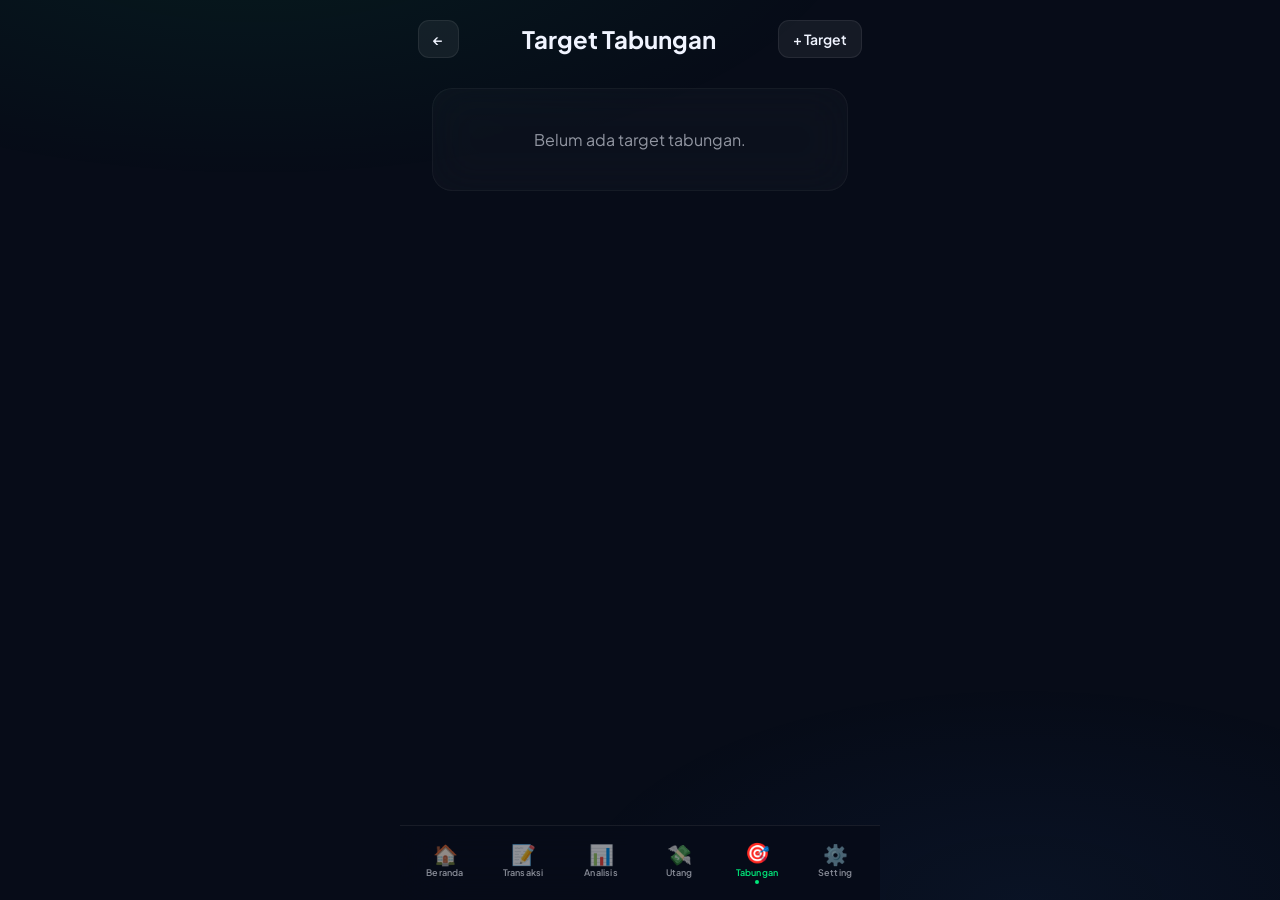
<file: tabungan.html>
<!DOCTYPE html>
<html lang="id">
<head>
  <meta charset="UTF-8">
  <script src="js/auth.js"></script>
  <script>if(!isFirstTime()&&!isLoggedIn())window.location.replace("splash.html");</script>
  <meta name="viewport" content="width=device-width, initial-scale=1.0, user-scalable=no">
  <title>FinancialFreedom</title>
  <link rel="stylesheet" href="css/styles.css">
</head>
<body>
<div class="app-container">
  <header class="glass-header">
    <button class="back-btn" onclick="window.location.href='index.html'">←</button>
    <h2>Target Tabungan</h2>
    <button class="add-btn" onclick="showTargetModal()">+ Target</button>
  </header>
  <div id="savingsList" class="savings-list"></div>
  <div id="targetModal" class="modal">
    <div class="modal-content glass">
      <div class="modal-handle"></div>
      <h3>Target Tabungan</h3>
      <input type="hidden" id="targetId">
      <input type="text" id="targetName" placeholder="Nama Target" class="premium-input">
      <input type="text" id="targetAmount" placeholder="Nominal Target" class="premium-input money-input">
      <input type="text" id="savedAmount" placeholder="Sudah Terkumpul" class="premium-input money-input">
      <input type="date" id="targetDeadline" class="premium-input">
      <button class="btn-primary" onclick="saveTarget()">Simpan Target</button>
      <button class="btn-secondary" onclick="closeTargetModal()">Batal</button>
    </div>
  </div>
  <div id="depositModal" class="modal">
    <div class="modal-content glass">
      <div class="modal-handle"></div>
      <h3>Tambah Setoran</h3>
      <input type="hidden" id="depositTargetId">
      <input type="text" id="depositAmount" placeholder="Jumlah Setoran" class="premium-input money-input">
      <button class="btn-primary" onclick="addDeposit()">Tambah Setoran</button>
      <button class="btn-secondary" onclick="closeDepositModal()">Batal</button>
    </div>
  </div>

  <nav class="bottom-nav">
    <a href="index.html" class="nav-item">
      <span class="nav-icon">🏠</span>
      <span class="nav-label">Beranda</span>
    </a>
    <a href="transaksi.html" class="nav-item">
      <span class="nav-icon">📝</span>
      <span class="nav-label">Transaksi</span>
    </a>
    <a href="analisis.html" class="nav-item">
      <span class="nav-icon">📊</span>
      <span class="nav-label">Analisis</span>
    </a>
    <a href="utang.html" class="nav-item">
      <span class="nav-icon">💸</span>
      <span class="nav-label">Utang</span>
    </a>
    <a href="tabungan.html" class="nav-item active">
      <span class="nav-icon">🎯</span>
      <span class="nav-label">Tabungan</span>
    </a>
    <a href="pengaturan.html" class="nav-item">
      <span class="nav-icon">⚙️</span>
      <span class="nav-label">Setting</span>
    </a>
  </nav>
</div>
<script src="js/storage.js"></script>
<script src="js/app.js"></script>
</body>
</html>
</file>
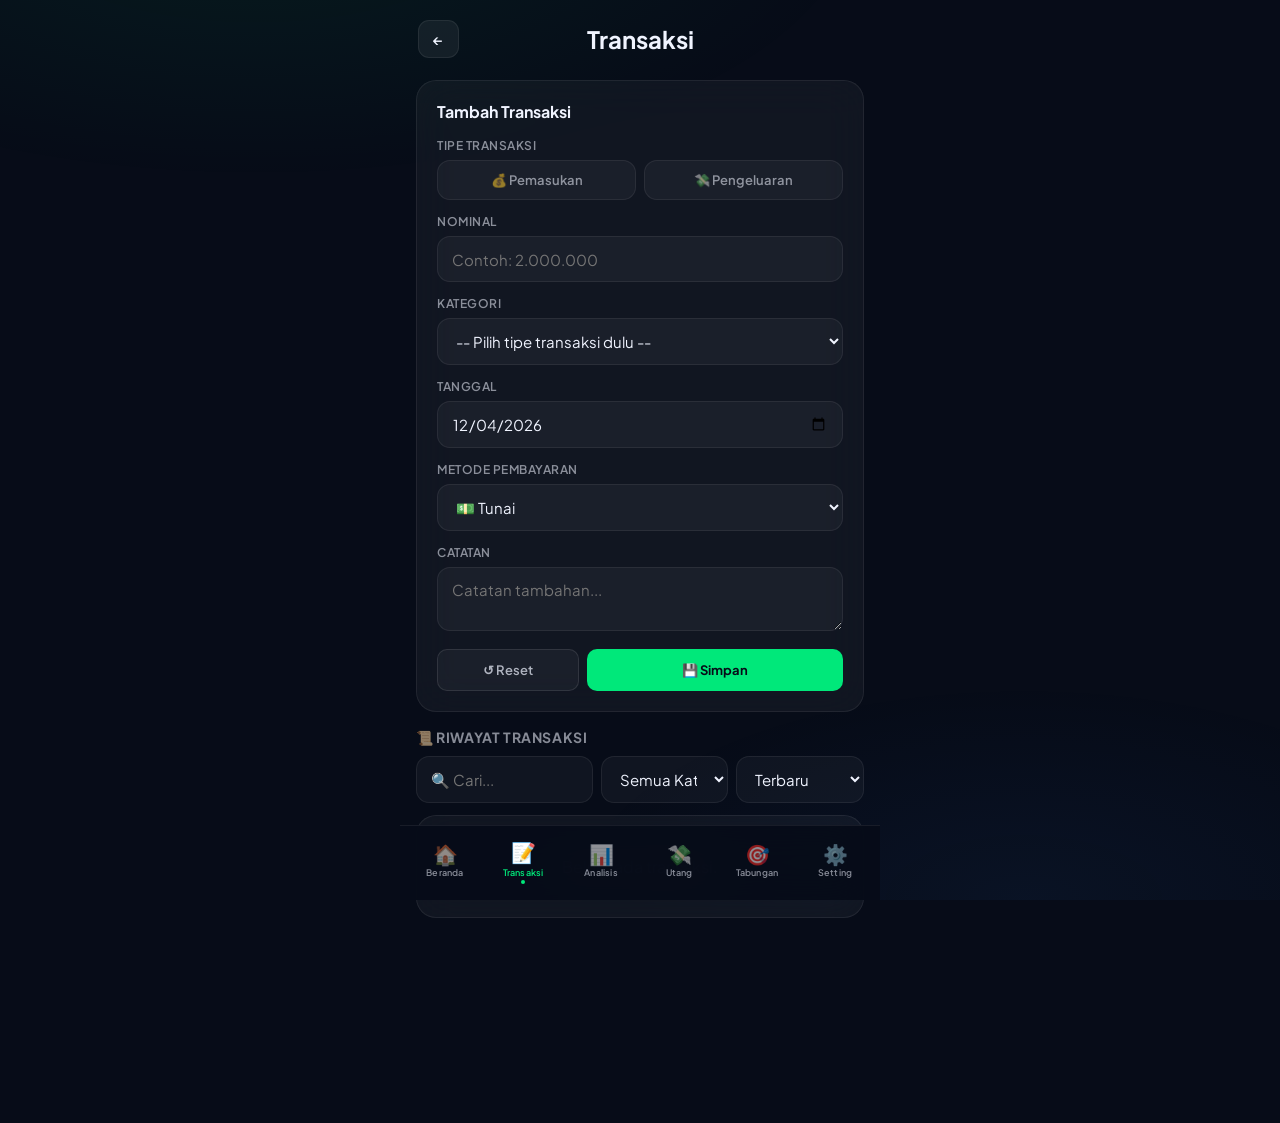
<file: transaksi.html>
<!DOCTYPE html>
<html lang="id">
<head>
  <meta charset="UTF-8">
  <script>
var AUTH_KEY='ff_auth';
function getAuth(){try{return JSON.parse(localStorage.getItem(AUTH_KEY)||'null');}catch(e){return null;}}
function saveAuth(d){localStorage.setItem(AUTH_KEY,JSON.stringify(d));}
function isFirstTime(){return getAuth()===null;}
function isLoggedIn(){return sessionStorage.getItem('ff_logged_in')==='1';}
function setLoggedIn(){sessionStorage.setItem('ff_logged_in','1');}
function logout(){sessionStorage.removeItem('ff_logged_in');window.location.href='splash.html';}
function simpleHash(s){var h=0;for(var i=0;i<s.length;i++){var c=s.charCodeAt(i);h=((h<<5)-h)+c;h=h&h;}return h.toString(36);}
</script>
  <script>if(!isFirstTime()&&!isLoggedIn())window.location.replace("splash.html");</script>
  <meta name="viewport" content="width=device-width, initial-scale=1.0, user-scalable=no">
  <title>FinancialFreedom</title>
  <link rel="stylesheet" href="css/styles.css">
  <style>
    .type-btn.active.income-active {
      background: #00e87a !important;
      color: #070c18 !important;
      border-color: #00e87a !important;
      box-shadow: 0 4px 16px rgba(0,232,122,0.3) !important;
    }
    .type-btn.active.expense-active {
      background: #ff4757 !important;
      color: white !important;
      border-color: #ff4757 !important;
      box-shadow: 0 4px 16px rgba(255,71,87,0.3) !important;
    }
  </style>
</head>
<body>
<div class="app-container">
  <header class="glass-header">
    <button class="back-btn" onclick="window.location.href='index.html'">←</button>
    <h2>Transaksi</h2>
    <div style="width:40px;"></div>
  </header>

  <div class="form-container glass">
    <h3 id="formTitle">Tambah Transaksi</h3>
    <input type="hidden" id="editId">

    <div class="input-group">
      <label>Tipe Transaksi</label>
      <div class="type-selector">
        <button class="type-btn income-active" id="btnIncome" onclick="setType('income')">💰 Pemasukan</button>
        <button class="type-btn expense-active" id="btnExpense" onclick="setType('expense')">💸 Pengeluaran</button>
      </div>
    </div>

    <div class="input-group">
      <label>Nominal</label>
      <input type="text" id="amount" class="premium-input money-input" placeholder="Contoh: 2.000.000">
    </div>

    <div class="input-group">
      <label>Kategori</label>
      <select id="category" class="premium-select">
        <option value="">-- Pilih tipe transaksi dulu --</option>
      </select>
    </div>

    <div class="input-group">
      <label>Tanggal</label>
      <input type="date" id="date" class="premium-input">
    </div>

    <div class="input-group">
      <label>Metode Pembayaran</label>
      <select id="paymentMethod" class="premium-select">
        <option value="tunai">💵 Tunai</option>
        <option value="transfer">🏦 Transfer</option>
        <option value="kartu kredit">💳 Kartu Kredit</option>
        <option value="e-wallet">📱 E-Wallet</option>
      </select>
    </div>

    <div class="input-group">
      <label>Catatan</label>
      <textarea id="note" rows="2" class="premium-input" placeholder="Catatan tambahan..."></textarea>
    </div>

    <div style="display:flex;gap:8px;margin-top:10px;">
      <button onclick="resetTransactionForm()" style="flex:1;padding:12px;border-radius:10px;border:1px solid rgba(255,255,255,0.1);background:rgba(255,255,255,0.04);color:rgba(240,244,255,0.7);font-weight:600;font-size:13px;font-family:inherit;cursor:pointer;">↺ Reset</button>
      <button onclick="saveTransactionFromForm()" style="flex:2;padding:12px;border-radius:10px;border:none;background:#00e87a;color:#070c18;font-weight:700;font-size:13px;font-family:inherit;cursor:pointer;">💾 Simpan</button>
    </div>
  </div>

  <div class="history-section">
    <div class="section-title" style="padding:0 16px;">
      <h3>📜 Riwayat Transaksi</h3>
    </div>

    <div class="filter-bar" style="padding:0 16px;">
      <input type="text" id="searchInput" class="search-input" placeholder="🔍 Cari...">
      <select id="filterCategory" class="filter-select">
        <option value="">Semua Kategori</option>
        <optgroup label="💰 Pemasukan">
          <option value="gaji">💼 Gaji</option>
          <option value="usaha">📈 Usaha</option>
          <option value="investasi">💹 Investasi</option>
          <option value="bonus">🎁 Bonus / THR</option>
          <option value="freelance">💻 Freelance</option>
          <option value="sewa">🏠 Sewa</option>
          <option value="hadiah">🎀 Hadiah</option>
        </optgroup>
        <optgroup label="💸 Pengeluaran">
          <option value="makan">🍔 Makan</option>
          <option value="transport">🚗 Transport</option>
          <option value="belanja">🛍️ Belanja</option>
          <option value="tagihan">📄 Tagihan</option>
          <option value="kesehatan">🏥 Kesehatan</option>
          <option value="hiburan">🎬 Hiburan</option>
          <option value="pendidikan">📚 Pendidikan</option>
          <option value="cicilan">💳 Cicilan</option>
          <option value="pakaian">👗 Pakaian</option>
          <option value="rumah">🏡 Rumah Tangga</option>
          <option value="komunikasi">📱 Komunikasi</option>
          <option value="sosial">🤝 Sosial</option>
          <option value="olahraga">⚽ Olahraga & Hobi</option>
          <option value="liburan">✈️ Liburan</option>
          <option value="asuransi">🛡️ Asuransi</option>
          <option value="donasi">🕌 Donasi / Zakat</option>
          <option value="tabungan">🎯 Tabungan</option>
        </optgroup>
        <option value="lainnya">📌 Lainnya</option>
      </select>
      <select id="sortOrder" class="filter-select">
        <option value="desc">Terbaru</option>
        <option value="asc">Terlama</option>
      </select>
    </div>

    <div id="transactionList" class="transaction-list"></div>
  </div>

  <div id="modal" class="modal">
    <div class="modal-content glass">
      <div class="modal-handle"></div>
      <h3>Opsi Transaksi</h3>
      <button class="modal-btn edit" onclick="editTransactionFromModal()">✏️ Edit</button>
      <button class="modal-btn delete" onclick="deleteTransactionFromModal()">🗑️ Hapus</button>
      <button class="modal-btn cancel" onclick="closeModal()">Batal</button>
    </div>
  </div>

  <nav class="bottom-nav">
    <a href="index.html" class="nav-item">
      <span class="nav-icon">🏠</span>
      <span class="nav-label">Beranda</span>
    </a>
    <a href="transaksi.html" class="nav-item active">
      <span class="nav-icon">📝</span>
      <span class="nav-label">Transaksi</span>
    </a>
    <a href="analisis.html" class="nav-item">
      <span class="nav-icon">📊</span>
      <span class="nav-label">Analisis</span>
    </a>
    <a href="utang.html" class="nav-item">
      <span class="nav-icon">💸</span>
      <span class="nav-label">Utang</span>
    </a>
    <a href="tabungan.html" class="nav-item">
      <span class="nav-icon">🎯</span>
      <span class="nav-label">Tabungan</span>
    </a>
    <a href="pengaturan.html" class="nav-item">
      <span class="nav-icon">⚙️</span>
      <span class="nav-label">Setting</span>
    </a>
  </nav>
</div>

<script src="js/storage.js"></script>
<script src="js/transaksi.js"></script>
<script>
// Override setType untuk update warna tombol
const _origSetType = typeof setType === 'function' ? setType : null;
document.addEventListener('DOMContentLoaded', () => {
  const origSetType = window.setType;
  window.setType = function(type) {
    if (origSetType) origSetType(type);
    const btnIncome  = document.getElementById('btnIncome');
    const btnExpense = document.getElementById('btnExpense');
    if (!btnIncome || !btnExpense) return;
    if (type === 'income') {
      btnIncome.classList.add('active', 'income-active');
      btnExpense.classList.remove('active', 'expense-active');
    } else {
      btnExpense.classList.add('active', 'expense-active');
      btnIncome.classList.remove('active', 'income-active');
    }
    // Rebuild kategori sesuai tipe (compatible semua browser HP)
    const catSelect = document.getElementById('category');
    if (!catSelect) return;
    const incomeOptions = [
      ['gaji','💼 Gaji'],['usaha','📈 Usaha'],['investasi','💹 Investasi / Dividen'],
      ['bonus','🎁 Bonus / THR'],['freelance','💻 Freelance'],
      ['sewa','🏠 Sewa / Passive Income'],['hadiah','🎀 Hadiah / Hibah'],['lainnya','📌 Lainnya']
    ];
    const expenseOptions = [
      ['makan','🍔 Makan'],['transport','🚗 Transport'],['belanja','🛍️ Belanja'],
      ['tagihan','📄 Tagihan'],['kesehatan','🏥 Kesehatan'],['hiburan','🎬 Hiburan'],
      ['pendidikan','📚 Pendidikan'],['cicilan','💳 Cicilan / Utang'],
      ['pakaian','👗 Pakaian & Perawatan'],['rumah','🏡 Rumah Tangga'],
      ['komunikasi','📱 Komunikasi'],['sosial','🤝 Sosial'],
      ['olahraga','⚽ Olahraga & Hobi'],['liburan','✈️ Perjalanan / Liburan'],
      ['asuransi','🛡️ Asuransi'],['donasi','🕌 Donasi / Zakat'],
      ['tabungan','🎯 Tabungan / Investasi'],['lainnya','📌 Lainnya']
    ];
    const opts = type === 'income' ? incomeOptions : expenseOptions;
    catSelect.innerHTML = opts.map(o => `<option value="${o[0]}">${o[1]}</option>`).join('');
    catSelect.value = opts[0][0];
  };
});
</script>
<script>
// Extend getCategoryIcon untuk kategori baru
const _origGetCategoryIcon = window.getCategoryIcon;
window.getCategoryIcon = function(cat) {
  const extra = {
    investasi: '💹', bonus: '🎁', freelance: '💻',
    sewa: '🏠', hadiah: '🎀', cicilan: '💳',
    pakaian: '👗', rumah: '🏡', komunikasi: '📱',
    sosial: '🤝', olahraga: '⚽', liburan: '✈️',
    asuransi: '🛡️', donasi: '🕌'
  };
  return extra[cat] || (_origGetCategoryIcon ? _origGetCategoryIcon(cat) : '📌');
};
</script>
</body>
</html>
</file>
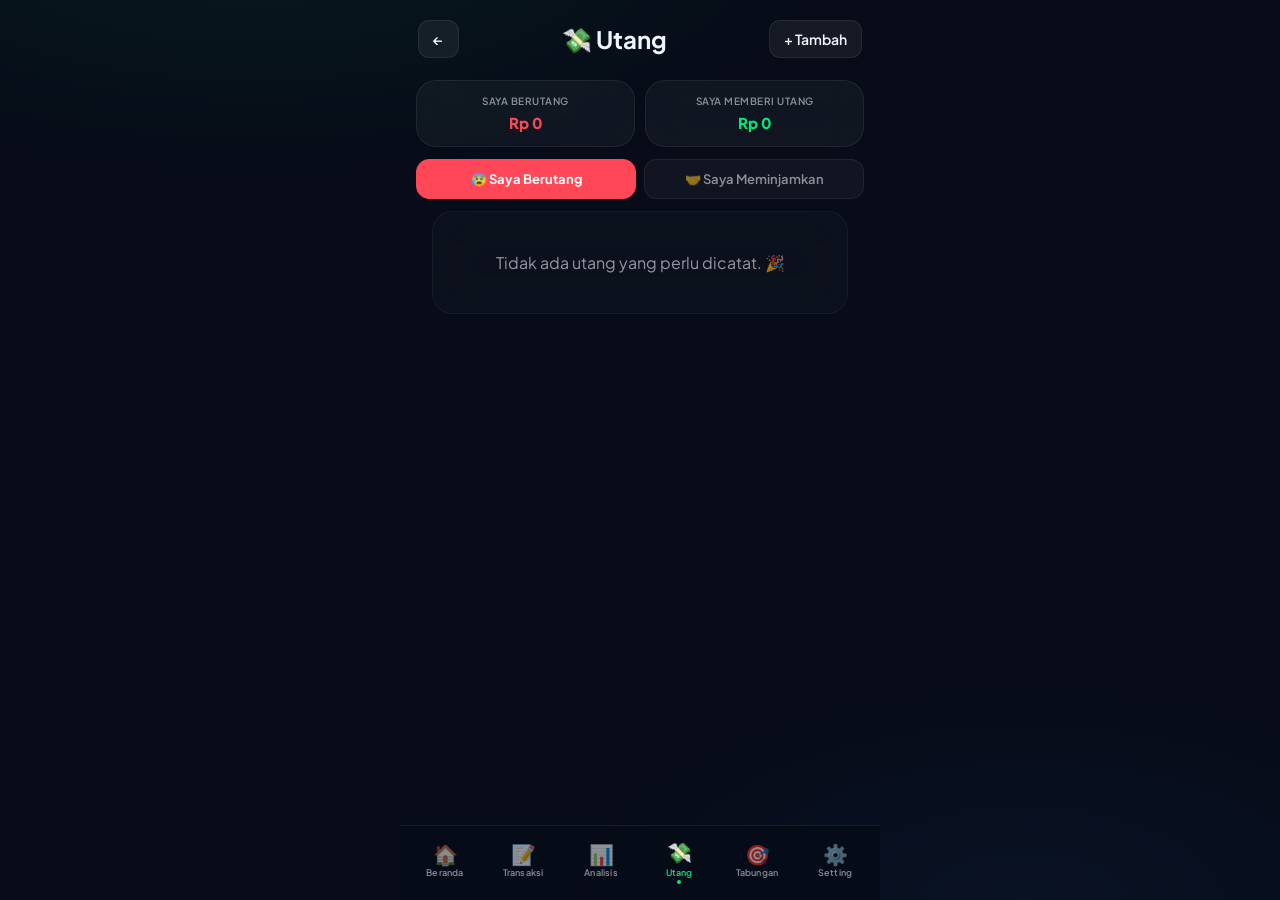
<file: Utang.html>
<!DOCTYPE html>
<html lang="id">
<head>
  <meta charset="UTF-8">
  <meta name="viewport" content="width=device-width, initial-scale=1.0, user-scalable=no">
  <title>Dompetku - Utang</title>
  <link rel="stylesheet" href="css/styles.css">
</head>
<body>
<div class="app-container">
  <header class="glass-header">
    <button class="back-btn" onclick="window.location.href='index.html'">←</button>
    <h2>💸 Utang</h2>
    <button class="add-btn" onclick="showDebtModal()">+ Tambah</button>
  </header>

  <!-- Ringkasan -->
  <div class="debt-summary-row">
    <div class="debt-summary-card glass">
      <div class="debt-summary-label">Saya Berutang</div>
      <div class="debt-summary-value negative" id="totalOwed">Rp 0</div>
    </div>
    <div class="debt-summary-card glass">
      <div class="debt-summary-label">Saya Memberi Utang</div>
      <div class="debt-summary-value positive" id="totalLent">Rp 0</div>
    </div>
  </div>

  <!-- Tab -->
  <div class="debt-tabs">
    <button class="debt-tab active" id="tabOwed" onclick="switchDebtTab('owed')">😰 Saya Berutang</button>
    <button class="debt-tab" id="tabLent" onclick="switchDebtTab('lent')">🤝 Saya Meminjamkan</button>
  </div>

  <!-- List Berutang -->
  <div id="owedList" class="transaction-list"></div>

  <!-- List Meminjamkan -->
  <div id="lentList" class="transaction-list" style="display:none;"></div>

  <nav class="bottom-nav">
    <a href="index.html" class="nav-item">
      <span class="nav-icon">🏠</span>
      <span class="nav-label">Beranda</span>
    </a>
    <a href="transaksi.html" class="nav-item">
      <span class="nav-icon">📝</span>
      <span class="nav-label">Transaksi</span>
    </a>
    <a href="analisis.html" class="nav-item">
      <span class="nav-icon">📊</span>
      <span class="nav-label">Analisis</span>
    </a>
    <a href="utang.html" class="nav-item active">
      <span class="nav-icon">💸</span>
      <span class="nav-label">Utang</span>
    </a>
    <a href="tabungan.html" class="nav-item">
      <span class="nav-icon">🎯</span>
      <span class="nav-label">Tabungan</span>
    </a>
    <a href="pengaturan.html" class="nav-item">
      <span class="nav-icon">⚙️</span>
      <span class="nav-label">Setting</span>
    </a>
  </nav>
</div>

<!-- MODAL TAMBAH/EDIT UTANG -->
<div class="modal" id="debtModal" onclick="handleDebtModalOutside(event)">
  <div class="modal-content glass">
    <div class="modal-handle"></div>
    <h3 id="debtModalTitle" style="margin-bottom:16px;">Tambah Utang</h3>

    <input type="hidden" id="debtId">
    <input type="hidden" id="debtTypeHidden">

    <div class="input-group">
      <label>Tipe</label>
      <div class="type-selector">
        <button class="type-btn active" id="btnOwed" onclick="selectDebtType('owed')">😰 Saya Berutang</button>
        <button class="type-btn" id="btnLent" onclick="selectDebtType('lent')">🤝 Saya Memberi</button>
      </div>
    </div>

    <div class="input-group">
      <label>Nama (kepada/dari siapa)</label>
      <input type="text" id="debtName" class="premium-input" placeholder="Contoh: Pak Budi">
    </div>

    <div class="input-group">
      <label>Nominal</label>
      <input type="text" id="debtAmount" class="premium-input" placeholder="Contoh: 500.000" inputmode="numeric">
    </div>

    <div class="input-group">
      <label>Jatuh Tempo</label>
      <input type="date" id="debtDueDate" class="premium-input">
    </div>

    <div class="input-group">
      <label>Catatan</label>
      <textarea id="debtNote" class="premium-input" rows="2" placeholder="Catatan tambahan..."></textarea>
    </div>

    <div class="input-group">
      <label>Status</label>
      <select id="debtStatus" class="premium-select">
        <option value="active">Aktif</option>
        <option value="paid">Lunas</option>
        <option value="overdue">Terlambat</option>
      </select>
    </div>

    <button class="modal-btn edit" onclick="saveDebt()">Simpan</button>
    <button class="modal-btn cancel" onclick="closeDebtModal()">Batal</button>
  </div>
</div>

<!-- MODAL DETAIL/HAPUS -->
<div class="modal" id="debtDetailModal" onclick="handleDetailModalOutside(event)">
  <div class="modal-content glass">
    <div class="modal-handle"></div>
    <h3 id="detailDebtName" style="margin-bottom:4px;"></h3>
    <div id="detailDebtType" style="font-size:12px;opacity:.6;margin-bottom:16px;"></div>
    <div id="detailDebtAmount" style="font-size:26px;font-weight:bold;margin-bottom:8px;"></div>
    <div id="detailDebtDue" style="font-size:13px;opacity:.7;margin-bottom:6px;"></div>
    <div id="detailDebtNote" style="font-size:13px;opacity:.7;margin-bottom:16px;"></div>
    <div id="detailDebtStatus" style="font-size:13px;margin-bottom:16px;"></div>

    <button class="modal-btn edit" onclick="editDebtFromDetail()">✏️ Edit</button>
    <button class="modal-btn delete" onclick="deleteDebtFromDetail()">🗑️ Hapus</button>
    <button class="modal-btn cancel" onclick="closeDetailModal()">Tutup</button>
  </div>
</div>

<script src="js/storage.js"></script>
<script src="js/app.js"></script>
<script>
// ---- DATA (pakai localStorage langsung seperti pola app) ----
function getDebts() {
  try {
    return JSON.parse(localStorage.getItem('dompetku_debts') || '[]');
  } catch(e) { return []; }
}

function saveDebts(debts) {
  localStorage.setItem('dompetku_debts', JSON.stringify(debts));
}

// ---- STATE ----
let currentDebtTab = 'owed';
let currentDetailId = null;
let currentDebtType = 'owed';

// ---- INIT ----
document.addEventListener('DOMContentLoaded', () => {
  initDebtAmountInput();
  renderDebts();
  updateDebtSummary();
});

function initDebtAmountInput() {
  const input = document.getElementById('debtAmount');
  input.addEventListener('input', function() {
    let raw = this.value.replace(/\D/g, '');
    if (raw) this.value = parseInt(raw).toLocaleString('id-ID');
    else this.value = '';
  });
}

function parseDebtMoney(val) {
  return parseInt((val || '0').replace(/\D/g, '')) || 0;
}

// ---- TABS ----
function switchDebtTab(tab) {
  currentDebtTab = tab;
  document.getElementById('tabOwed').classList.toggle('active', tab === 'owed');
  document.getElementById('tabLent').classList.toggle('active', tab === 'lent');
  document.getElementById('owedList').style.display = tab === 'owed' ? 'block' : 'none';
  document.getElementById('lentList').style.display = tab === 'lent' ? 'block' : 'none';
}

// ---- RENDER ----
function renderDebts() {
  const debts = getDebts();
  renderDebtList(debts.filter(d => d.debtType === 'owed'), document.getElementById('owedList'), 'owed');
  renderDebtList(debts.filter(d => d.debtType === 'lent'), document.getElementById('lentList'), 'lent');
}

function renderDebtList(list, container, type) {
  if (!container) return;
  if (list.length === 0) {
    container.innerHTML = `<div class="glass" style="padding:40px;text-align:center;margin:0 16px;opacity:.6;">
      ${type === 'owed' ? 'Tidak ada utang yang perlu dicatat. 🎉' : 'Belum ada piutang tercatat.'}
    </div>`;
    return;
  }

  // Sort: overdue → active → paid
  const order = { overdue: 0, active: 1, paid: 2 };
  list = [...list].sort((a, b) => (order[a.status] ?? 1) - (order[b.status] ?? 1));

  container.innerHTML = list.map(d => {
    const statusLabel = d.status === 'paid' ? '✅ Lunas' : d.status === 'overdue' ? '⚠️ Terlambat' : '🕐 Aktif';
    const statusColor = d.status === 'paid' ? '#00ff88' : d.status === 'overdue' ? '#ff4757' : '#ffa502';
    const amountColor = type === 'owed' ? '#ff4757' : '#00ff88';
    const amountPrefix = type === 'owed' ? '-' : '+';
    const dueText = d.dueDate ? `Jatuh tempo: ${new Date(d.dueDate).toLocaleDateString('id-ID')}` : '';

    return `
      <div class="debt-item ${d.status}" onclick="showDebtDetail(${d.id})">
        <div style="display:flex;justify-content:space-between;align-items:flex-start;">
          <div>
            <div style="font-weight:bold;font-size:15px;">${d.name}</div>
            ${dueText ? `<div style="font-size:12px;opacity:.6;margin-top:2px;">${dueText}</div>` : ''}
            ${d.note ? `<div style="font-size:12px;opacity:.6;margin-top:2px;">📝 ${d.note}</div>` : ''}
          </div>
          <div style="text-align:right;">
            <div style="font-weight:bold;color:${amountColor};font-size:16px;">${amountPrefix}${formatCurrency ? formatCurrency(d.amount) : 'Rp '+d.amount.toLocaleString('id-ID')}</div>
            <div style="font-size:11px;color:${statusColor};margin-top:4px;">${statusLabel}</div>
          </div>
        </div>
      </div>
    `;
  }).join('');
}

function updateDebtSummary() {
  const debts = getDebts();
  const totalOwed = debts.filter(d => d.debtType === 'owed' && d.status !== 'paid').reduce((s, d) => s + d.amount, 0);
  const totalLent = debts.filter(d => d.debtType === 'lent' && d.status !== 'paid').reduce((s, d) => s + d.amount, 0);
  const fmt = v => 'Rp ' + v.toLocaleString('id-ID');
  document.getElementById('totalOwed').innerText = fmt(totalOwed);
  document.getElementById('totalLent').innerText = fmt(totalLent);
}

// ---- MODAL TAMBAH/EDIT ----
function showDebtModal(prefillType) {
  currentDebtType = prefillType || currentDebtTab;
  document.getElementById('debtId').value = '';
  document.getElementById('debtName').value = '';
  document.getElementById('debtAmount').value = '';
  document.getElementById('debtDueDate').value = '';
  document.getElementById('debtNote').value = '';
  document.getElementById('debtStatus').value = 'active';
  document.getElementById('debtModalTitle').innerText = 'Tambah Utang';
  selectDebtType(currentDebtType);
  document.getElementById('debtModal').style.display = 'flex';
}

function selectDebtType(type) {
  currentDebtType = type;
  document.getElementById('btnOwed').classList.toggle('active', type === 'owed');
  document.getElementById('btnLent').classList.toggle('active', type === 'lent');
  document.getElementById('debtTypeHidden').value = type;
}

function saveDebt() {
  const id = document.getElementById('debtId').value;
  const name = document.getElementById('debtName').value.trim();
  const amount = parseDebtMoney(document.getElementById('debtAmount').value);
  const dueDate = document.getElementById('debtDueDate').value;
  const note = document.getElementById('debtNote').value.trim();
  const status = document.getElementById('debtStatus').value;
  const debtType = document.getElementById('debtTypeHidden').value || currentDebtType;

  if (!name || amount <= 0) {
    alert('Isi nama dan nominal utang.');
    return;
  }

  const debts = getDebts();

  if (id) {
    const idx = debts.findIndex(d => String(d.id) === String(id));
    if (idx !== -1) debts[idx] = { ...debts[idx], name, amount, dueDate, note, status, debtType };
  } else {
    debts.push({ id: Date.now(), name, amount, dueDate, note, status, debtType });
  }

  saveDebts(debts);
  closeDebtModal();
  renderDebts();
  updateDebtSummary();
}

function closeDebtModal() {
  document.getElementById('debtModal').style.display = 'none';
}

function handleDebtModalOutside(e) {
  if (e.target === document.getElementById('debtModal')) closeDebtModal();
}

// ---- MODAL DETAIL ----
function showDebtDetail(id) {
  const debt = getDebts().find(d => d.id === id);
  if (!debt) return;
  currentDetailId = id;

  const fmt = v => 'Rp ' + v.toLocaleString('id-ID');
  const amountColor = debt.debtType === 'owed' ? '#ff4757' : '#00ff88';
  const typeLabel = debt.debtType === 'owed' ? '😰 Saya berutang kepada' : '🤝 Saya meminjamkan kepada';
  const statusMap = { paid: '✅ Lunas', overdue: '⚠️ Terlambat', active: '🕐 Aktif' };

  document.getElementById('detailDebtName').innerText = debt.name;
  document.getElementById('detailDebtType').innerText = typeLabel + ' ' + debt.name;
  document.getElementById('detailDebtAmount').innerText = fmt(debt.amount);
  document.getElementById('detailDebtAmount').style.color = amountColor;
  document.getElementById('detailDebtDue').innerText = debt.dueDate ? '📅 Jatuh tempo: ' + new Date(debt.dueDate).toLocaleDateString('id-ID') : '';
  document.getElementById('detailDebtNote').innerText = debt.note ? '📝 ' + debt.note : '';
  document.getElementById('detailDebtStatus').innerHTML = `Status: <strong>${statusMap[debt.status] || '-'}</strong>`;

  document.getElementById('debtDetailModal').style.display = 'flex';
}

function closeDetailModal() {
  document.getElementById('debtDetailModal').style.display = 'none';
  currentDetailId = null;
}

function handleDetailModalOutside(e) {
  if (e.target === document.getElementById('debtDetailModal')) closeDetailModal();
}

function editDebtFromDetail() {
  const debt = getDebts().find(d => d.id === currentDetailId);
  if (!debt) return;
  closeDetailModal();

  const fmt = v => v.toLocaleString('id-ID');
  document.getElementById('debtId').value = debt.id;
  document.getElementById('debtName').value = debt.name;
  document.getElementById('debtAmount').value = fmt(debt.amount);
  document.getElementById('debtDueDate').value = debt.dueDate || '';
  document.getElementById('debtNote').value = debt.note || '';
  document.getElementById('debtStatus').value = debt.status || 'active';
  document.getElementById('debtModalTitle').innerText = 'Edit Utang';
  selectDebtType(debt.debtType);
  document.getElementById('debtModal').style.display = 'flex';
}

function deleteDebtFromDetail() {
  if (!confirm('Hapus data utang ini?')) return;
  const debts = getDebts().filter(d => d.id !== currentDetailId);
  saveDebts(debts);
  closeDetailModal();
  renderDebts();
  updateDebtSummary();
}
</script>
</body>
</html>
</file>
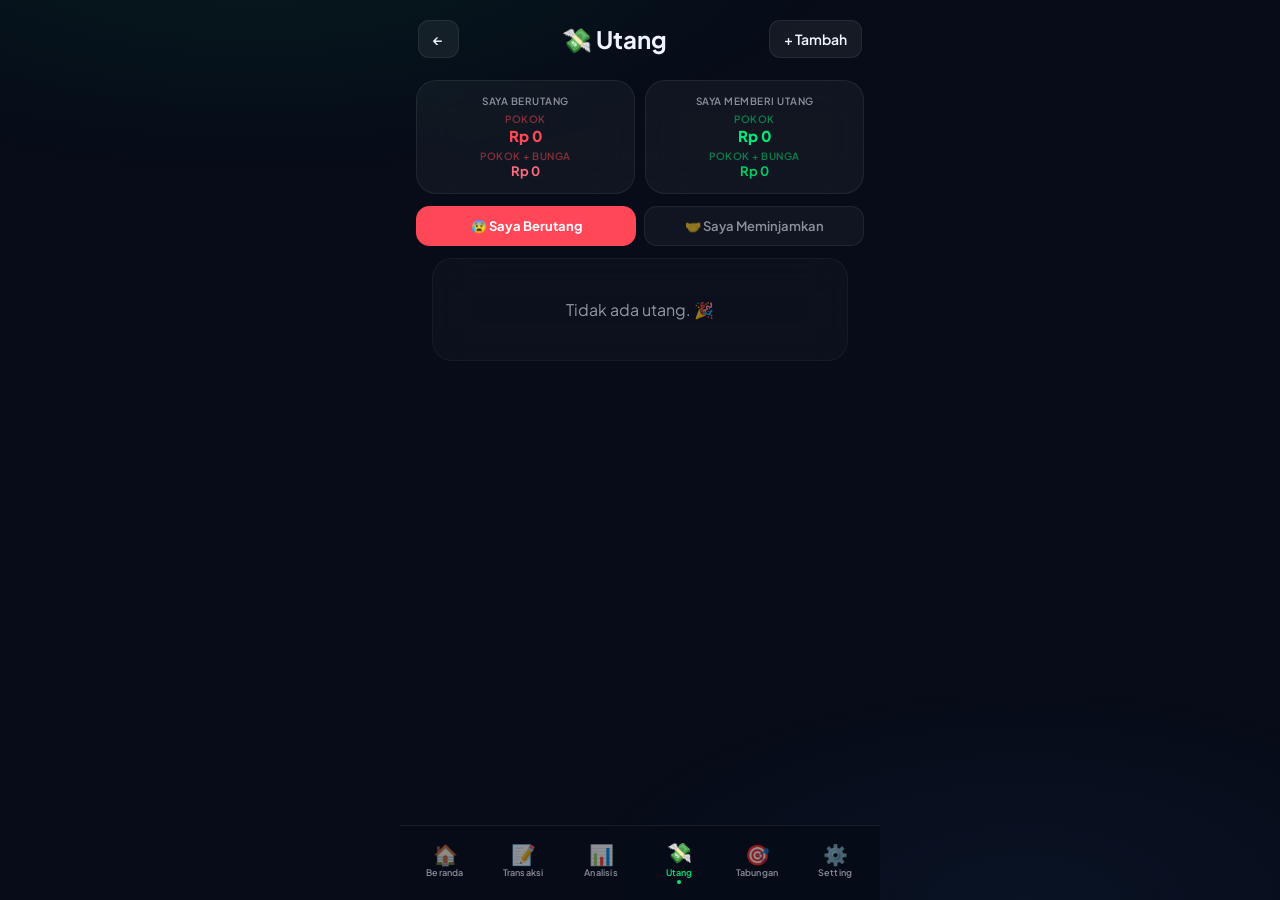
<file: utang.html>
<!DOCTYPE html>
<html lang="id">
<head>
  <meta charset="UTF-8">
  <script>
var AUTH_KEY='ff_auth';
function getAuth(){try{return JSON.parse(localStorage.getItem(AUTH_KEY)||'null');}catch(e){return null;}}
function saveAuth(d){localStorage.setItem(AUTH_KEY,JSON.stringify(d));}
function isFirstTime(){return getAuth()===null;}
function isLoggedIn(){return sessionStorage.getItem('ff_logged_in')==='1';}
function setLoggedIn(){sessionStorage.setItem('ff_logged_in','1');}
function logout(){sessionStorage.removeItem('ff_logged_in');window.location.href='splash.html';}
function simpleHash(s){var h=0;for(var i=0;i<s.length;i++){var c=s.charCodeAt(i);h=((h<<5)-h)+c;h=h&h;}return h.toString(36);}
</script>
  <script>if(!isFirstTime()&&!isLoggedIn())window.location.replace("splash.html");</script>
  <meta name="viewport" content="width=device-width, initial-scale=1.0, user-scalable=no">
  <title>FinancialFreedom</title>
  <link rel="stylesheet" href="css/styles.css">
  <style>
    .row-2 { display:flex; gap:8px; }
    .row-2 > .input-group { flex:1; }
    .input-group label { display:block; margin-bottom:7px; font-size:11px; font-weight:600; color:rgba(240,244,255,0.5); text-transform:uppercase; letter-spacing:0.5px; }
    .input-suffix { position:relative; }
    .input-suffix input { padding-right: 36px; }
    .input-suffix span { position:absolute; right:12px; top:50%; transform:translateY(-50%); font-size:13px; color:rgba(240,244,255,0.5); pointer-events:none; }
  </style>
</head>
<body>
<div class="app-container">
  <header class="glass-header">
    <button class="back-btn" onclick="window.location.href='index.html'">←</button>
    <h2>💸 Utang</h2>
    <button class="add-btn" onclick="showDebtModal()">+ Tambah</button>
  </header>

  <div class="debt-summary-row">
    <div class="debt-summary-card glass">
      <div class="debt-summary-label">Saya Berutang</div>
      <div class="debt-summary-value negative" id="totalOwed">Rp 0</div>
    </div>
    <div class="debt-summary-card glass">
      <div class="debt-summary-label">Saya Memberi Utang</div>
      <div class="debt-summary-value positive" id="totalLent">Rp 0</div>
    </div>
  </div>

  <div class="debt-tabs">
    <button class="debt-tab active" id="tabOwed" onclick="switchDebtTab('owed')">😰 Saya Berutang</button>
    <button class="debt-tab" id="tabLent" onclick="switchDebtTab('lent')">🤝 Saya Meminjamkan</button>
  </div>

  <div id="owedList" class="transaction-list"></div>
  <div id="lentList" class="transaction-list" style="display:none;"></div>

  <nav class="bottom-nav">
    <a href="index.html" class="nav-item"><span class="nav-icon">🏠</span><span class="nav-label">Beranda</span></a>
    <a href="transaksi.html" class="nav-item"><span class="nav-icon">📝</span><span class="nav-label">Transaksi</span></a>
    <a href="analisis.html" class="nav-item"><span class="nav-icon">📊</span><span class="nav-label">Analisis</span></a>
    <a href="utang.html" class="nav-item active"><span class="nav-icon">💸</span><span class="nav-label">Utang</span></a>
    <a href="tabungan.html" class="nav-item"><span class="nav-icon">🎯</span><span class="nav-label">Tabungan</span></a>
    <a href="pengaturan.html" class="nav-item"><span class="nav-icon">⚙️</span><span class="nav-label">Setting</span></a>
  </nav>
</div>

<!-- MODAL TAMBAH/EDIT -->
<div class="modal" id="debtModal" onclick="handleDebtModalOutside(event)">
  <div class="modal-content glass">
    <div class="modal-handle"></div>
    <h3 id="debtModalTitle" style="margin-bottom:16px;">Tambah Utang</h3>

    <input type="hidden" id="debtId">
    <input type="hidden" id="debtTypeHidden">
    <input type="hidden" id="debtInterestPeriod" value="bulan">

    <!-- Tipe -->
    <div class="input-group">
      <label>Tipe</label>
      <div class="type-selector">
        <button class="type-btn active" id="btnOwed" onclick="selectDebtType('owed')">😰 Saya Berutang</button>
        <button class="type-btn" id="btnLent" onclick="selectDebtType('lent')">🤝 Saya Memberi</button>
      </div>
    </div>

    <!-- Dari/Kepada + Tanggal pinjam (sejajar) -->
    <div class="row-2">
      <div class="input-group">
        <label id="nameLabel">Dari Siapa</label>
        <input type="text" id="debtName" class="premium-input" placeholder="Nama">
      </div>
      <div class="input-group">
        <label>Tgl Pinjam</label>
        <input type="date" id="debtStartDate" class="premium-input">
      </div>
    </div>

    <!-- Nominal + Bunga (sejajar) -->
    <div class="row-2">
      <div class="input-group">
        <label>Nominal</label>
        <input type="text" id="debtAmount" class="premium-input" placeholder="500.000" inputmode="numeric">
      </div>
      <div class="input-group">
        <label>Bunga (%)</label>
        <div class="input-suffix">
          <input type="text" id="debtInterest" class="premium-input" placeholder="1,5" inputmode="decimal">
          <span>%</span>
        </div>
        <div class="type-selector" style="margin-top:6px;">
          <button class="type-btn active" id="btnPerBulan" onclick="selectBungaPeriod('bulan')" style="font-size:11px;padding:7px 6px;">Per Bulan</button>
          <button class="type-btn" id="btnPerTahun" onclick="selectBungaPeriod('tahun')" style="font-size:11px;padding:7px 6px;">Per Tahun</button>
        </div>
      </div>
    </div>

    <!-- Jangka waktu + Tipe bunga (sejajar) -->
    <div class="row-2">
      <div class="input-group">
        <label>Jangka (Bulan)</label>
        <input type="number" id="debtDuration" class="premium-input" placeholder="12" min="1">
      </div>
      <div class="input-group">
        <label>Tipe Bunga</label>
        <div class="type-selector">
          <button class="type-btn active" id="btnFlat" onclick="selectInterestType('flat')" style="font-size:12px;padding:10px 6px;">Flat</button>
          <button class="type-btn" id="btnMenurun" onclick="selectInterestType('menurun')" style="font-size:12px;padding:10px 6px;">Menurun</button>
        </div>
      </div>
    </div>

    <!-- Catatan -->
    <div class="input-group">
      <label>Catatan</label>
      <textarea id="debtNote" class="premium-input" rows="2" placeholder="Catatan tambahan..."></textarea>
    </div>

    <!-- Status -->
    <div class="input-group">
      <label>Status</label>
      <select id="debtStatus" class="premium-select">
        <option value="active">Aktif</option>
        <option value="paid">Lunas</option>
        <option value="overdue">Terlambat</option>
      </select>
    </div>

    <button class="modal-btn edit" onclick="saveDebt()">Simpan</button>
    <button class="modal-btn cancel" onclick="closeDebtModal()">Batal</button>
  </div>
</div>

<!-- MODAL DETAIL -->
<div class="modal" id="debtDetailModal" onclick="handleDetailModalOutside(event)">
  <div class="modal-content glass">
    <div class="modal-handle"></div>
    <div style="display:flex;justify-content:space-between;align-items:flex-start;margin-bottom:4px;">
      <h3 id="detailDebtName" style="margin:0;"></h3>
      <div id="detailOriginalAmount" style="font-size:12px;font-weight:700;color:rgba(240,244,255,0.4);text-align:right;padding-top:2px;"></div>
    </div>
    <div id="detailDebtType" style="font-size:12px;opacity:.6;margin-bottom:16px;"></div>
    <div id="detailDebtAmount" style="font-size:26px;font-weight:bold;margin-bottom:8px;"></div>
    <div id="detailDebtInfo" style="font-size:13px;opacity:.7;line-height:1.8;margin-bottom:16px;"></div>
    <div id="detailDebtStatus" style="font-size:13px;margin-bottom:16px;"></div>
    <button class="modal-btn edit" onclick="editDebtFromDetail()">✏️ Edit</button>
    <button class="modal-btn delete" onclick="deleteDebtFromDetail()">🗑️ Hapus</button>
    <button class="modal-btn cancel" onclick="closeDetailModal()">Tutup</button>
  </div>
</div>

<!-- MODAL RIWAYAT PEMBAYARAN -->
<div class="modal" id="payHistModal" onclick="if(event.target===this)closePayHistModal()">
  <div class="modal-content glass">
    <div class="modal-handle"></div>
    <h3 style="margin-bottom:2px;">📋 Riwayat Pembayaran</h3>
    <div id="payHistTitle" style="font-size:12px;opacity:.5;margin-bottom:14px;"></div>
    <div id="payHistList" style="max-height:320px;overflow-y:auto;"></div>
    <button class="modal-btn cancel" style="margin-top:14px;" onclick="closePayHistModal()">Tutup</button>
  </div>
</div>

<!-- MODAL BAYAR -->
<div class="modal" id="bayarModal" onclick="handleBayarModalOutside(event)">
  <div class="modal-content glass">
    <div class="modal-handle"></div>
    <h3 style="margin-bottom:4px;">💳 Pembayaran</h3>
    <div id="bayarDebtName" style="font-size:13px;opacity:.6;margin-bottom:16px;"></div>

    <input type="hidden" id="bayarDebtId">

    <div class="input-group">
      <label>Sisa Utang Saat Ini</label>
      <div id="bayarSisaUtang" style="font-size:18px;font-weight:800;color:#ff4757;margin-bottom:4px;">Rp 0</div>
    </div>

    <div class="input-group">
      <label>Nominal Pembayaran</label>
      <input type="text" id="bayarNominal" class="premium-input" placeholder="Contoh: 500.000" inputmode="numeric"
        oninput="this.value = this.value.replace(/\D/g,'') ? parseInt(this.value.replace(/\D/g,'')).toLocaleString('id-ID') : ''">
    </div>

    <button class="modal-btn edit" onclick="submitBayar()">✅ Bayar Sekarang</button>
    <button class="modal-btn cancel" onclick="closeBayarModal()">Batal</button>
  </div>
</div>

<script src="js/storage.js"></script>
<script src="js/app.js"></script>
<script>
function getDebts() {
  try { return JSON.parse(localStorage.getItem('dompetku_debts') || '[]'); } catch(e) { return []; }
}
function saveDebts(debts) { localStorage.setItem('dompetku_debts', JSON.stringify(debts)); }

let currentDebtTab   = 'owed';
let currentDetailId  = null;
let currentDebtType  = 'owed';
let currentInterestType = 'flat';

document.addEventListener('DOMContentLoaded', () => {
  initDebtAmountInput();
  renderDebts();
  updateDebtSummary();
});

function initDebtAmountInput() {
  const input = document.getElementById('debtAmount');
  input.addEventListener('input', function() {
    let raw = this.value.replace(/\D/g, '');
    this.value = raw ? parseInt(raw).toLocaleString('id-ID') : '';
  });
}

function parseDebtMoney(val) { return parseInt((val||'0').replace(/\D/g,'')) || 0; }

function switchDebtTab(tab) {
  currentDebtTab = tab;
  document.getElementById('tabOwed').classList.toggle('active', tab === 'owed');
  document.getElementById('tabLent').classList.toggle('active', tab === 'lent');
  document.getElementById('owedList').style.display = tab === 'owed' ? 'block' : 'none';
  document.getElementById('lentList').style.display = tab === 'lent' ? 'block' : 'none';
}

function renderDebts() {
  const debts = getDebts();
  renderDebtList(debts.filter(d => d.debtType === 'owed'), document.getElementById('owedList'), 'owed');
  renderDebtList(debts.filter(d => d.debtType === 'lent'), document.getElementById('lentList'), 'lent');
}

function renderDebtList(list, container, type) {
  if (!container) return;
  if (list.length === 0) {
    container.innerHTML = `<div class="glass" style="padding:40px;text-align:center;margin:0 16px;opacity:.6;">
      ${type === 'owed' ? 'Tidak ada utang. 🎉' : 'Belum ada piutang.'}
    </div>`;
    return;
  }
  const order = { overdue:0, active:1, paid:2 };
  list = [...list].sort((a,b) => (order[a.status]??1)-(order[b.status]??1));

  container.innerHTML = list.map(d => {
    const statusLabel = d.status==='paid' ? '✅ Lunas' : d.status==='overdue' ? '⚠️ Terlambat' : '🕐 Aktif';
    const statusColor = d.status==='paid' ? '#00e87a' : d.status==='overdue' ? '#ff4757' : '#ffa502';
    const amountColor = type==='owed' ? '#ff4757' : '#00e87a';
    const amountPrefix = type==='owed' ? '-' : '+';
    const fmt = v => 'Rp ' + Number(v).toLocaleString('id-ID');

    const interestInfo = d.interest ? ` · Bunga ${d.interest}%/${d.interestPeriod||'bln'} (${d.interestType||'flat'})` : '';
    const durationInfo = d.duration ? ` · ${d.duration} bulan` : '';

    // Hitung 3 angka
    const payments    = d.payments || [];
    const sudahBayar  = payments.reduce((s,p) => s + Number(p.amount||0), 0);
    const pokTersisa  = Number(d.amount || 0);
    const originalAmt = Number(d.originalAmount || (pokTersisa + sudahBayar));
    const totalKewajiban = calcTotalBayar({...d, amount: originalAmt});
    const totalTersisa   = Math.max(0, Math.round(totalKewajiban - sudahBayar));

    return `
      <div class="debt-item ${d.status}">
        <div style="display:flex;justify-content:space-between;align-items:flex-start;" onclick="showDebtDetail(${d.id})">
          <div style="flex:1;padding-right:8px;">
            <div style="font-weight:bold;font-size:15px;">${d.name}</div>
            <div style="font-size:12px;color:rgba(240,244,255,0.35);margin-top:2px;font-weight:600;">Pinjaman: ${fmt(originalAmt)}</div>
            <div style="font-size:11px;opacity:.55;margin-top:2px;">${interestInfo}${durationInfo}</div>
            ${d.startDate ? `<div style="font-size:11px;opacity:.55;">Mulai: ${new Date(d.startDate).toLocaleDateString('id-ID')}</div>` : ''}
          </div>
          <div style="text-align:right;">
            <div style="font-weight:bold;color:${amountColor};font-size:15px;">${amountPrefix}${fmt(pokTersisa)}</div>
            ${d.interest && d.duration ? `<div style="font-size:11px;opacity:.55;margin-top:2px;">+Bunga: ${fmt(totalTersisa)}</div>` : ''}
            <div style="font-size:11px;color:${statusColor};margin-top:4px;">${statusLabel}</div>
          </div>
        </div>

        ${d.status !== 'paid' ? `
        <div style="display:flex;justify-content:flex-end;margin-top:10px;">
          <button onclick="openBayarModal(${d.id})" style="padding:7px 16px;border-radius:8px;border:1px solid rgba(0,232,122,0.4);background:rgba(0,232,122,0.1);color:#00e87a;font-size:12px;font-weight:700;font-family:inherit;cursor:pointer;">💳 Bayar</button>
        </div>` : ''}
      </div>
    `;
  }).join('');
}

function calcTotalBayar(debt) {
  const pokok  = Number(debt.amount) || 0;
  const bunga  = parseFloat((debt.interest||'0').replace(',','.')) || 0;
  const jangka = parseInt(debt.duration) || 0;
  const tipe   = (debt.interestType||'flat').toLowerCase();

  if (!bunga || !jangka) return pokok;

  if (tipe === 'flat') {
    // Bunga flat: bunga % adalah per bulan
    const bungaPerBulan = pokok * (bunga / 100);
    return pokok + (bungaPerBulan * jangka);
  } else {
    // Bunga menurun: bunga % adalah per bulan
    const r = bunga / 100;
    if (r === 0) return pokok;
    const cicilan = pokok * (r * Math.pow(1+r,jangka)) / (Math.pow(1+r,jangka)-1);
    return cicilan * jangka;
  }
}

function updateDebtSummary() {
  const debts = getDebts();
  const fmt = v => 'Rp ' + Math.round(v).toLocaleString('id-ID');

  const totalOwedPokok = debts
    .filter(d => d.debtType==='owed' && d.status!=='paid')
    .reduce((s,d) => s + Number(d.amount||0), 0);
  const totalOwedTotal = debts
    .filter(d => d.debtType==='owed' && d.status!=='paid')
    .reduce((s,d) => s + calcTotalBayar(d), 0);

  const totalLentPokok = debts
    .filter(d => d.debtType==='lent' && d.status!=='paid')
    .reduce((s,d) => s + Number(d.amount||0), 0);
  const totalLentTotal = debts
    .filter(d => d.debtType==='lent' && d.status!=='paid')
    .reduce((s,d) => s + calcTotalBayar(d), 0);

  const setHTML = (id, html) => { const el = document.getElementById(id); if (el) el.innerHTML = html; };

  setHTML('totalOwed', `
    <div style="font-size:10px;opacity:.5;font-weight:600;letter-spacing:.5px;margin-bottom:1px;">POKOK</div>
    <div style="font-size:15px;font-weight:800;color:#ff4757;">${fmt(Math.round(totalOwedPokok))}</div>
    <div style="font-size:10px;opacity:.5;font-weight:600;letter-spacing:.5px;margin-top:5px;margin-bottom:1px;">POKOK + BUNGA</div>
    <div style="font-size:13px;font-weight:700;color:#ff6b81;">${fmt(Math.round(totalOwedTotal))}</div>
  `);

  setHTML('totalLent', `
    <div style="font-size:10px;opacity:.5;font-weight:600;letter-spacing:.5px;margin-bottom:1px;">POKOK</div>
    <div style="font-size:15px;font-weight:800;color:#00e87a;">${fmt(Math.round(totalLentPokok))}</div>
    <div style="font-size:10px;opacity:.5;font-weight:600;letter-spacing:.5px;margin-top:5px;margin-bottom:1px;">POKOK + BUNGA</div>
    <div style="font-size:13px;font-weight:700;color:#00cc66;">${fmt(Math.round(totalLentTotal))}</div>
  `);
}

// ── MODAL ──
function showDebtModal(prefillType) {
  currentDebtType = prefillType || currentDebtTab;
  document.getElementById('debtId').value = '';
  document.getElementById('debtName').value = '';
  document.getElementById('debtAmount').value = '';
  document.getElementById('debtInterest').value = '';
  document.getElementById('debtDuration').value = '';
  document.getElementById('debtStartDate').value = new Date().toISOString().split('T')[0];
  document.getElementById('debtNote').value = '';
  document.getElementById('debtStatus').value = 'active';
  document.getElementById('debtModalTitle').innerText = 'Tambah Utang';
  selectDebtType(currentDebtType);
  selectInterestType('flat');
  selectBungaPeriod('bulan');
  document.getElementById('debtModal').style.display = 'flex';
}

function selectBungaPeriod(period) {
  document.getElementById('debtInterestPeriod').value = period;
  document.getElementById('btnPerBulan').classList.toggle('active', period === 'bulan');
  document.getElementById('btnPerTahun').classList.toggle('active', period === 'tahun');
}

function selectDebtType(type) {
  currentDebtType = type;
  document.getElementById('btnOwed').classList.toggle('active', type==='owed');
  document.getElementById('btnLent').classList.toggle('active', type==='lent');
  document.getElementById('debtTypeHidden').value = type;
  document.getElementById('nameLabel').innerText = type==='owed' ? 'Dari Siapa' : 'Kepada Siapa';
}

function selectInterestType(type) {
  currentInterestType = type;
  document.getElementById('btnFlat').classList.toggle('active', type==='flat');
  document.getElementById('btnMenurun').classList.toggle('active', type==='menurun');
}

function saveDebt() {
  const id       = document.getElementById('debtId').value;
  const name     = document.getElementById('debtName').value.trim();
  const amount   = parseDebtMoney(document.getElementById('debtAmount').value);
  const interest = document.getElementById('debtInterest').value.replace(',', '.').trim();
  const duration = document.getElementById('debtDuration').value.trim();
  const startDate= document.getElementById('debtStartDate').value;
  const note     = document.getElementById('debtNote').value.trim();
  const status   = document.getElementById('debtStatus').value;
  const debtType = document.getElementById('debtTypeHidden').value || currentDebtType;
  const interestPeriod = document.getElementById('debtInterestPeriod').value || 'bulan';

  if (!name || amount <= 0) { alert('Isi nama dan nominal.'); return; }

  const debts = getDebts();
  const data  = { name, amount, interest, interestType: currentInterestType, interestPeriod, duration, startDate, note, status, debtType };

  if (id) {
    const idx = debts.findIndex(d => String(d.id) === String(id));
    if (idx !== -1) debts[idx] = { ...debts[idx], ...data };
  } else {
    debts.push({ id: Date.now(), originalAmount: amount, ...data });
  }

  saveDebts(debts);
  closeDebtModal();
  renderDebts();
  updateDebtSummary();
}

function showPaymentHistory(id) {
  const debt = getDebts().find(d => d.id === id);
  if (!debt || !debt.payments || debt.payments.length === 0) return;

  const fmt = v => 'Rp ' + Number(v).toLocaleString('id-ID');
  const rows = debt.payments.map((p, i) => `
    <div style="display:flex;justify-content:space-between;align-items:center;padding:8px 0;border-bottom:1px solid rgba(255,255,255,0.06);font-size:13px;">
      <div>
        <div style="font-weight:600;">Cicilan ke-${i+1}</div>
        <div style="font-size:11px;opacity:.5;">${new Date(p.date).toLocaleDateString('id-ID')}</div>
      </div>
      <div style="color:#00e87a;font-weight:700;">${fmt(p.amount)}</div>
    </div>
  `).join('');

  document.getElementById('payHistTitle').innerText = debt.name;
  document.getElementById('payHistList').innerHTML = rows;
  document.getElementById('payHistModal').style.display = 'flex';
}

function closePayHistModal() {
  document.getElementById('payHistModal').style.display = 'none';
}

function openBayarModal(id) {
  const debt = getDebts().find(d => d.id === id);
  if (!debt) return;
  document.getElementById('bayarDebtId').value = id;
  document.getElementById('bayarNominal').value = '';
  document.getElementById('bayarDebtName').innerText = debt.name;
  document.getElementById('bayarSisaUtang').innerText = 'Rp ' + Number(debt.amount).toLocaleString('id-ID');
  document.getElementById('bayarModal').style.display = 'flex';
}

function submitBayar() {
  const id    = document.getElementById('bayarDebtId').value;
  const bayar = parseDebtMoney(document.getElementById('bayarNominal').value);
  if (!bayar || bayar <= 0) { alert('Masukkan nominal pembayaran.'); return; }

  const debts = getDebts();
  const idx   = debts.findIndex(d => String(d.id) === String(id));
  if (idx === -1) return;

  // Simpan riwayat pembayaran
  if (!debts[idx].payments) debts[idx].payments = [];
  debts[idx].payments.push({ date: new Date().toISOString().split('T')[0], amount: bayar });

  const sisaBaru = Number(debts[idx].amount) - bayar;
  if (sisaBaru <= 0) {
    debts[idx].amount = 0;
    debts[idx].status = 'paid';
    alert('🎉 Utang lunas!');
  } else {
    debts[idx].amount = sisaBaru;
  }

  saveDebts(debts);
  closeBayarModal();
  renderDebts();
  updateDebtSummary();
}

function closeBayarModal() {
  document.getElementById('bayarModal').style.display = 'none';
}

function handleBayarModalOutside(e) {
  if (e.target === document.getElementById('bayarModal')) closeBayarModal();
}

function bayarUtang(id) {
  if (!confirm('Tandai utang ini sebagai Lunas?')) return;
  const debts = getDebts();
  const idx = debts.findIndex(d => d.id === id);
  if (idx !== -1) {
    debts[idx].status = 'paid';
    saveDebts(debts);
    renderDebts();
    updateDebtSummary();
  }
}

function closeDebtModal() { document.getElementById('debtModal').style.display = 'none'; }
function handleDebtModalOutside(e) { if (e.target===document.getElementById('debtModal')) closeDebtModal(); }

// ── DETAIL ──
function showDebtDetail(id) {
  const debt = getDebts().find(d => d.id === id);
  if (!debt) return;
  currentDetailId = id;

  const fmt = v => 'Rp ' + Number(v).toLocaleString('id-ID');
  const amountColor = debt.debtType==='owed' ? '#ff4757' : '#00e87a';
  const typeLabel = debt.debtType==='owed' ? '😰 Berutang dari' : '🤝 Meminjamkan kepada';
  const statusMap = { paid:'✅ Lunas', overdue:'⚠️ Terlambat', active:'🕐 Aktif' };

  document.getElementById('detailDebtName').innerText = debt.name;
  document.getElementById('detailDebtType').innerText = typeLabel + ' ' + debt.name;

  // Angka statis pinjaman awal
  const payments_d    = debt.payments || [];
  const sudahBayar_d  = payments_d.reduce((s,p) => s + Number(p.amount||0), 0);
  const originalAmt_d = Number(debt.originalAmount || (Number(debt.amount||0) + sudahBayar_d));
  document.getElementById('detailOriginalAmount').innerText = 'Pinjaman awal: ' + fmt(originalAmt_d);
  document.getElementById('detailDebtAmount').innerText = fmt(debt.amount);
  document.getElementById('detailDebtAmount').style.color = amountColor;

  let info = '';
  if (debt.startDate) info += `📅 Mulai: ${new Date(debt.startDate).toLocaleDateString('id-ID')}<br>`;
  if (debt.duration)  info += `⏱️ Jangka: ${debt.duration} bulan<br>`;
  if (debt.interest)  info += `💹 Bunga: ${debt.interest}%/${(debt.interestPeriod||'bulan')} (${debt.interestType||'flat'})<br>`;
  if (debt.note)      info += `📝 ${debt.note}<br>`;

  // ── Ringkasan Pembayaran ──
  const payments       = debt.payments || [];
  const totalBayar_hist = payments.reduce((s, p) => s + Number(p.amount), 0);
  const jumlahBulan    = payments.length;

  // Total kewajiban = pokok + bunga (dari kalkulasi)
  const totalKewajiban = calcTotalBayar(debt) + totalBayar_hist; // pokok sisa + sudah bayar = total awal
  const sisaKewajiban  = totalKewajiban - totalBayar_hist;

  if (payments.length > 0) {
    info += `<div style="background:rgba(0,232,122,0.06);border:1px solid rgba(0,232,122,0.15);border-radius:12px;padding:12px;margin-top:8px;margin-bottom:8px;">
      <div style="font-weight:700;font-size:13px;margin-bottom:8px;">📋 Riwayat Pembayaran</div>
      <div style="display:flex;justify-content:space-between;padding:4px 0;border-bottom:1px solid rgba(255,255,255,0.07);">
        <span style="opacity:.6;">Cicilan Terbayar</span>
        <span style="color:#00e87a;font-weight:700;cursor:pointer;text-decoration:underline dotted;" onclick="showPaymentHistory(${id})">${jumlahBulan} kali →</span>
      </div>
      <div style="display:flex;justify-content:space-between;padding:4px 0;border-bottom:1px solid rgba(255,255,255,0.07);">
        <span style="opacity:.6;">Total Sudah Dibayar</span>
        <span style="color:#00e87a;font-weight:700;">${fmt(Math.round(totalBayar_hist))}</span>
      </div>
      <div style="display:flex;justify-content:space-between;padding:4px 0;">
        <span style="opacity:.6;">Sisa (Pokok + Bunga)</span>
        <span style="color:#ff4757;font-weight:700;">${fmt(Math.round(sisaKewajiban))}</span>
      </div>
    </div>`;
  }
  const pokok   = Number(debt.amount) || 0;
  const bunga   = parseFloat((debt.interest||'0').replace(',','.')) || 0;
  const jangka  = parseInt(debt.duration) || 0;
  const tipe    = (debt.interestType || 'flat').toLowerCase();

  if (pokok > 0 && bunga > 0 && jangka > 0) {
    info += '<br>';
    if (tipe === 'flat') {
      // Bunga Flat: bunga dihitung dari pokok awal, tetap setiap bulan
      const period          = (debt.interestPeriod||'bulan').toLowerCase();
      const bungaPerBulan   = period === 'tahun' ? pokok * (bunga/100/12) : pokok * (bunga/100);
      const cicilanPerBulan = (pokok / jangka) + bungaPerBulan;
      const totalBunga      = bungaPerBulan * jangka;
      const totalBayar      = pokok + totalBunga;
      const periodeLabel    = period === 'tahun' ? bunga + '%/thn ('+( bunga/12).toFixed(3)+'%/bln)' : bunga + '%/bln';
      const fmtBunga        = fmt(Math.round(bungaPerBulan));
      const fmtCicilan      = fmt(Math.round(cicilanPerBulan));
      const fmtTotalBunga   = fmt(Math.round(totalBunga));
      const fmtTotalBayar   = fmt(Math.round(totalBayar));

      info += `<div style="background:rgba(255,255,255,0.04);border:1px solid rgba(255,255,255,0.07);border-radius:10px;padding:10px 12px;margin-top:4px;">
        <div style="font-weight:700;font-size:12px;margin-bottom:6px;opacity:.7;">📊 Simulasi Bunga Flat</div>
        <div style="display:flex;justify-content:space-between;padding:3px 0;border-bottom:1px solid rgba(255,255,255,0.05);font-size:12px;">
          <span style="opacity:.6;">Pokok Pinjaman</span><span>${fmt(pokok)}</span>
        </div>
        <div style="display:flex;justify-content:space-between;padding:3px 0;border-bottom:1px solid rgba(255,255,255,0.05);font-size:12px;">
          <span style="opacity:.6;">Bunga/Bulan</span><span>${fmtBunga}</span>
        </div>
        <div style="display:flex;justify-content:space-between;padding:3px 0;border-bottom:1px solid rgba(255,255,255,0.05);font-size:12px;">
          <span style="opacity:.6;">Cicilan/Bulan</span><span style="color:#ffa502;font-weight:700;">${fmtCicilan}</span>
        </div>
        <div style="display:flex;justify-content:space-between;padding:3px 0;border-bottom:1px solid rgba(255,255,255,0.05);font-size:12px;">
          <span style="opacity:.6;">Total Bunga</span><span style="color:#ff4757;">${fmtTotalBunga}</span>
        </div>
        <div style="display:flex;justify-content:space-between;padding:4px 0;font-size:13px;">
          <span style="font-weight:700;">Total Bayar</span>
          <span style="font-weight:800;color:#00e87a;">${fmtTotalBayar}</span>
        </div>
      </div>`;

    } else {
      // Bunga Menurun (Anuitas): bunga dihitung dari sisa pokok
      const periodM = (debt.interestPeriod||'bulan').toLowerCase();
      const r = periodM === 'tahun' ? (bunga/100/12) : (bunga/100); // bunga per bulan
      let cicilanPerBulan = 0;
      if (r === 0) {
        cicilanPerBulan = pokok / jangka;
      } else {
        cicilanPerBulan = pokok * (r * Math.pow(1+r, jangka)) / (Math.pow(1+r, jangka) - 1);
      }

      // Hitung total bunga dari tabel amortisasi
      let sisaPokok = pokok;
      let totalBunga = 0;
      for (let i = 0; i < jangka; i++) {
        const bungaBulanIni = sisaPokok * r;
        totalBunga += bungaBulanIni;
        sisaPokok -= (cicilanPerBulan - bungaBulanIni);
      }
      const totalBayar = pokok + totalBunga;

      const fmtCicilanM   = fmt(Math.round(cicilanPerBulan));
      const fmtTotalBungaM = fmt(Math.round(totalBunga));
      const fmtTotalBayarM = fmt(Math.round(totalBayar));

      info += `<div style="background:rgba(255,255,255,0.04);border:1px solid rgba(255,255,255,0.07);border-radius:10px;padding:10px 12px;margin-top:4px;">
        <div style="font-weight:700;font-size:12px;margin-bottom:6px;opacity:.7;">📊 Simulasi Bunga Menurun (Anuitas)</div>
        <div style="display:flex;justify-content:space-between;padding:3px 0;border-bottom:1px solid rgba(255,255,255,0.05);font-size:12px;">
          <span style="opacity:.6;">Pokok Pinjaman</span><span>${fmt(pokok)}</span>
        </div>
        <div style="display:flex;justify-content:space-between;padding:3px 0;border-bottom:1px solid rgba(255,255,255,0.05);font-size:12px;">
          <span style="opacity:.6;">Cicilan/Bulan</span><span style="color:#ffa502;font-weight:700;">${fmtCicilanM}</span>
        </div>
        <div style="display:flex;justify-content:space-between;padding:3px 0;border-bottom:1px solid rgba(255,255,255,0.05);font-size:12px;">
          <span style="opacity:.6;">Total Bunga</span><span style="color:#ff4757;">${fmtTotalBungaM}</span>
        </div>
        <div style="display:flex;justify-content:space-between;padding:4px 0;font-size:13px;">
          <span style="font-weight:700;">Total Bayar</span>
          <span style="font-weight:800;color:#00e87a;">${fmtTotalBayarM}</span>
        </div>
      </div>`;
    }
  }

  document.getElementById('detailDebtInfo').innerHTML = info;
  document.getElementById('detailDebtStatus').innerHTML = `Status: <strong>${statusMap[debt.status]||'-'}</strong>`;
  document.getElementById('debtDetailModal').style.display = 'flex';
}

function closeDetailModal() { document.getElementById('debtDetailModal').style.display='none'; currentDetailId=null; }
function handleDetailModalOutside(e) { if(e.target===document.getElementById('debtDetailModal')) closeDetailModal(); }

function editDebtFromDetail() {
  const debt = getDebts().find(d => d.id === currentDetailId);
  if (!debt) return;
  closeDetailModal();

  document.getElementById('debtId').value      = debt.id;
  document.getElementById('debtName').value    = debt.name;
  document.getElementById('debtAmount').value  = Number(debt.amount).toLocaleString('id-ID');
  document.getElementById('debtInterest').value= debt.interest || '';
  document.getElementById('debtDuration').value= debt.duration || '';
  document.getElementById('debtStartDate').value= debt.startDate || '';
  document.getElementById('debtNote').value    = debt.note || '';
  document.getElementById('debtStatus').value  = debt.status || 'active';
  document.getElementById('debtModalTitle').innerText = 'Edit Utang';
  selectDebtType(debt.debtType);
  selectInterestType(debt.interestType || 'flat');
  selectBungaPeriod(debt.interestPeriod || 'bulan');
  document.getElementById('debtModal').style.display = 'flex';
}

function deleteDebtFromDetail() {
  if (!confirm('Hapus data utang ini?')) return;
  saveDebts(getDebts().filter(d => d.id !== currentDetailId));
  closeDetailModal();
  renderDebts();
  updateDebtSummary();
}
</script>
</body>
</html>
</file>
<file: css/styles.css>
@import url('https://fonts.googleapis.com/css2?family=Plus+Jakarta+Sans:wght@400;500;600;700;800&display=swap');

* {
  margin: 0;
  padding: 0;
  box-sizing: border-box;
}

:root {
  --green: #00e87a;
  --green-dim: rgba(0,232,122,0.12);
  --green-glow: rgba(0,232,122,0.25);
  --red: #ff4757;
  --red-dim: rgba(255,71,87,0.12);
  --orange: #ffa502;
  --bg-deep: #070c18;
  --bg-card: rgba(255,255,255,0.045);
  --border: rgba(255,255,255,0.07);
  --text: #f0f4ff;
  --text-dim: rgba(240,244,255,0.55);
  --radius: 20px;
  --radius-sm: 13px;
}

body {
  font-family: 'Plus Jakarta Sans', Arial, sans-serif;
  background: var(--bg-deep);
  color: var(--text);
  min-height: 100vh;
  overflow-x: hidden;
}

/* Subtle animated background */
body::before {
  content: '';
  position: fixed;
  inset: 0;
  background:
    radial-gradient(ellipse 80% 50% at 20% -10%, rgba(0,232,122,0.07) 0%, transparent 60%),
    radial-gradient(ellipse 60% 40% at 80% 100%, rgba(59,130,246,0.06) 0%, transparent 60%);
  pointer-events: none;
  z-index: 0;
}

.app-container {
  max-width: 480px;
  margin: 0 auto;
  min-height: 100vh;
  padding-bottom: 115px;
  position: relative;
  z-index: 1;
}

/* ====== GLASS ====== */
.glass {
  background: var(--bg-card);
  border: 1px solid var(--border);
  backdrop-filter: blur(20px);
  -webkit-backdrop-filter: blur(20px);
  border-radius: var(--radius);
}

/* ====== HEADER ====== */
.glass-header {
  display: flex;
  justify-content: space-between;
  align-items: center;
  padding: 20px 18px 14px;
  margin-bottom: 8px;
  animation: fadeDown 0.5s ease both;
}

.greeting {
  font-size: 16px;
  font-weight: 700;
  letter-spacing: -0.2px;
}

.greeting span {
  color: var(--green);
}

.date {
  font-size: 12px;
  color: var(--text-dim);
  margin-top: 3px;
}

.avatar {
  width: 40px;
  height: 40px;
  border-radius: 14px;
  background: var(--green-dim);
  border: 1px solid var(--green-glow);
  display: flex;
  align-items: center;
  justify-content: center;
  font-size: 18px;
  transition: transform 0.2s ease;
}
.avatar:active { transform: scale(0.92); }

/* ====== BALANCE CARD ====== */
.balance-card {
  margin: 8px 16px 12px;
  padding: 22px 20px;
  position: relative;
  overflow: hidden;
  animation: fadeUp 0.5s 0.1s ease both;
}

.balance-card::before {
  content: '';
  position: absolute;
  top: -40px;
  right: -40px;
  width: 160px;
  height: 160px;
  border-radius: 50%;
  background: radial-gradient(circle, rgba(0,232,122,0.08) 0%, transparent 70%);
  pointer-events: none;
}

.balance-label {
  font-size: 12px;
  color: var(--text-dim);
  font-weight: 500;
  text-transform: uppercase;
  letter-spacing: 0.8px;
}

.balance-amount {
  font-size: 32px;
  font-weight: 800;
  margin-top: 6px;
  letter-spacing: -1px;
  background: linear-gradient(135deg, #fff 60%, var(--green));
  -webkit-background-clip: text;
  -webkit-text-fill-color: transparent;
  background-clip: text;
}

.balance-stats {
  display: flex;
  justify-content: space-between;
  margin-top: 18px;
  gap: 12px;
  padding-top: 16px;
  border-top: 1px solid var(--border);
}

.stat-item { flex: 1; }

.stat-label {
  font-size: 11px;
  color: var(--text-dim);
  font-weight: 500;
}

.stat-value {
  display: block;
  margin-top: 4px;
  font-weight: 700;
  font-size: 14px;
}

.positive { color: var(--green); }
.negative { color: var(--red); }

/* ====== STATS ROW ====== */
.stats-row {
  display: flex;
  gap: 10px;
  margin: 0 16px 12px;
  animation: fadeUp 0.5s 0.2s ease both;
}

.stat-card {
  flex: 1;
  padding: 14px;
  display: flex;
  gap: 10px;
  align-items: center;
  transition: transform 0.2s ease, box-shadow 0.2s ease;
}
.stat-card:active {
  transform: scale(0.97);
}

.stat-icon { font-size: 22px; }

.stat-info { flex: 1; min-width: 0; }

.stat-info .stat-label {
  font-size: 11px;
  color: var(--text-dim);
}

.stat-number {
  font-weight: 700;
  font-size: 13px;
  margin-top: 3px;
  white-space: nowrap;
  overflow: hidden;
  text-overflow: ellipsis;
}

/* ====== QUICK ACTIONS ====== */
.quick-actions {
  display: flex;
  gap: 10px;
  margin: 0 16px 16px;
  animation: fadeUp 0.5s 0.25s ease both;
}

.action-btn {
  flex: 1;
  padding: 15px 12px;
  border: none;
  color: white;
  cursor: pointer;
  font-weight: 700;
  font-size: 13px;
  font-family: inherit;
  transition: transform 0.18s ease, box-shadow 0.18s ease;
  position: relative;
  overflow: hidden;
}

.action-btn::after {
  content: '';
  position: absolute;
  inset: 0;
  background: rgba(255,255,255,0);
  transition: background 0.15s ease;
}

.action-btn:active {
  transform: scale(0.96);
}

.action-btn:active::after {
  background: rgba(255,255,255,0.06);
}

.action-icon {
  display: block;
  font-size: 22px;
  margin-bottom: 5px;
}

/* ====== SECTIONS ====== */
.insight-section {
  margin: 0 16px 16px;
  animation: fadeUp 0.5s 0.3s ease both;
}

.section-title {
  margin-bottom: 10px;
}

.section-title h3 {
  font-size: 14px;
  font-weight: 700;
  color: var(--text-dim);
  text-transform: uppercase;
  letter-spacing: 0.6px;
}

.insight-card {
  padding: 16px;
}

.insight-text {
  font-size: 13.5px;
  line-height: 1.7;
  color: var(--text);
}

/* ====== CHART ====== */
.chart-container {
  margin: 0 16px 16px;
  padding: 18px;
}

.chart-container h3 {
  font-size: 14px;
  font-weight: 700;
  margin-bottom: 14px;
}

/* ====== FORM ====== */
.form-container {
  margin: 8px 16px 16px;
  padding: 20px;
  animation: fadeUp 0.4s ease both;
}

.form-container h3 {
  font-size: 16px;
  font-weight: 700;
  margin-bottom: 16px;
}

.input-group { margin-bottom: 14px; }

.input-group label {
  display: block;
  margin-bottom: 7px;
  font-size: 12px;
  font-weight: 600;
  color: var(--text-dim);
  text-transform: uppercase;
  letter-spacing: 0.5px;
}

.premium-input,
.premium-select,
.search-input,
.filter-select,
textarea {
  width: 100%;
  padding: 12px 14px;
  min-height: 46px;
  border-radius: var(--radius-sm);
  border: 1px solid var(--border);
  background: rgba(255,255,255,0.04);
  color: var(--text);
  font-size: 15px;
  font-family: inherit;
  transition: border-color 0.2s ease, background 0.2s ease;
  outline: none;
}

.premium-input:focus,
.premium-select:focus,
textarea:focus {
  border-color: rgba(0,232,122,0.4);
  background: rgba(0,232,122,0.04);
}

textarea { resize: vertical; }

select option { background: #111827; color: white; }

/* ====== TYPE SELECTOR ====== */
.type-selector { display: flex; gap: 8px; }

.type-btn {
  flex: 1;
  padding: 11px;
  border-radius: var(--radius-sm);
  border: 1px solid var(--border);
  background: rgba(255,255,255,0.04);
  color: var(--text-dim);
  cursor: pointer;
  font-family: inherit;
  font-size: 13px;
  font-weight: 600;
  transition: all 0.2s ease;
}

.type-btn.active {
  background: var(--green);
  color: #070c18;
  border-color: var(--green);
  font-weight: 700;
  box-shadow: 0 4px 16px var(--green-glow);
}

/* ====== BUTTONS ====== */
.btn-primary,
.btn-secondary,
.btn-danger {
  width: 100%;
  padding: 14px;
  border-radius: var(--radius-sm);
  border: none;
  cursor: pointer;
  font-weight: 700;
  font-size: 15px;
  font-family: inherit;
  margin-top: 10px;
  transition: all 0.2s ease;
}

.btn-primary {
  background: var(--green);
  color: #070c18;
  box-shadow: 0 4px 20px var(--green-glow);
}
.btn-primary:active {
  transform: scale(0.97);
  box-shadow: 0 2px 10px var(--green-glow);
}

.btn-secondary {
  background: rgba(255,255,255,0.06);
  color: var(--text);
  border: 1px solid var(--border);
}
.btn-secondary:active { transform: scale(0.97); }

.btn-danger {
  background: var(--red-dim);
  color: var(--red);
  border: 1px solid rgba(255,71,87,0.3);
}
.btn-danger:active { transform: scale(0.97); }

/* ====== TRANSACTION LIST ====== */
.history-section { margin-bottom: 90px; }

.filter-bar {
  display: flex;
  gap: 8px;
  flex-wrap: wrap;
  margin-bottom: 12px;
}

.search-input { flex: 1.5; }
.filter-select { flex: 1; }

.transaction-list,
.savings-list,
.loan-list {
  margin: 0 16px;
}

.transaction-item,
.savings-item,
.loan-item,
.debt-item {
  padding: 14px 16px;
  margin-bottom: 10px;
  border-radius: 16px;
  background: var(--bg-card);
  border: 1px solid var(--border);
  cursor: pointer;
  transition: transform 0.18s ease, background 0.18s ease;
  animation: fadeUp 0.35s ease both;
}

.transaction-item:active,
.savings-item:active,
.loan-item:active,
.debt-item:active {
  transform: scale(0.985);
  background: rgba(255,255,255,0.07);
}

.transaction-item {
  display: flex;
  justify-content: space-between;
  align-items: center;
}

.transaction-category { font-weight: 700; font-size: 14px; }

.transaction-date,
.transaction-note {
  font-size: 12px;
  color: var(--text-dim);
  margin-top: 3px;
}

.transaction-amount { font-weight: 700; font-size: 15px; }

/* ====== PROGRESS BAR ====== */
.progress-bar {
  height: 8px;
  background: rgba(255,255,255,0.06);
  border-radius: 10px;
  overflow: hidden;
  margin-top: 10px;
}

.progress-fill {
  height: 100%;
  background: linear-gradient(90deg, var(--green), #00cc66);
  border-radius: 10px;
  transition: width 0.6s cubic-bezier(0.4,0,0.2,1);
}

.limit-safe   { border-left: 3px solid var(--green); }
.limit-warning{ border-left: 3px solid var(--orange); }
.limit-danger { border-left: 3px solid var(--red); }

.limit-warning .progress-fill {
  background: linear-gradient(90deg, var(--orange), #ffcc00);
}
.limit-danger .progress-fill {
  background: linear-gradient(90deg, var(--red), #ff6b81);
}

/* ====== BOTTOM NAV ====== */
.bottom-nav {
  position: fixed;
  bottom: 0;
  left: 50%;
  transform: translateX(-50%);
  width: 100%;
  max-width: 480px;
  background: rgba(7,12,24,0.96);
  border-top: 1px solid var(--border);
  display: flex;
  padding: 8px 6px 14px;
  z-index: 1000;
  backdrop-filter: blur(24px);
  -webkit-backdrop-filter: blur(24px);
}

.nav-item {
  flex: 1;
  display: flex;
  flex-direction: column;
  align-items: center;
  justify-content: center;
  gap: 4px;
  color: var(--text-dim);
  text-decoration: none;
  padding: 6px 2px;
  border-radius: 12px;
  transition: all 0.2s ease;
  min-height: 52px;
  position: relative;
}

.nav-item .nav-icon {
  font-size: 20px;
  line-height: 1;
  transition: transform 0.2s ease;
}

.nav-item .nav-label {
  font-size: 9px;
  font-weight: 600;
  line-height: 1;
  letter-spacing: 0.2px;
}

.nav-item.active {
  color: var(--green);
}

.nav-item.active .nav-icon {
  transform: translateY(-2px);
}

.nav-item.active::after {
  content: '';
  position: absolute;
  bottom: 2px;
  width: 4px;
  height: 4px;
  border-radius: 50%;
  background: var(--green);
}

.nav-item:active .nav-icon {
  transform: scale(0.88);
}

/* ====== MODAL ====== */
.modal {
  display: none;
  position: fixed;
  inset: 0;
  background: rgba(0,0,0,0.7);
  justify-content: center;
  align-items: flex-end;
  z-index: 2000;
  backdrop-filter: blur(6px);
  -webkit-backdrop-filter: blur(6px);
}

.modal.show,
.modal[style*="flex"] {
  display: flex;
}

.modal-content {
  width: 100%;
  max-width: 480px;
  max-height: 88vh;
  overflow-y: auto;
  padding: 6px 20px 28px;
  background: #0d1425;
  border-radius: 26px 26px 0 0;
  border-top: 1px solid var(--border);
  animation: slideUp 0.32s cubic-bezier(0.32,0.72,0,1) both;
}

@keyframes slideUp {
  from { transform: translateY(100%); opacity: 0; }
  to   { transform: translateY(0);    opacity: 1; }
}

.modal-handle {
  width: 36px;
  height: 4px;
  background: rgba(255,255,255,0.15);
  border-radius: 2px;
  margin: 10px auto 18px;
}

.modal-content h3 {
  font-size: 17px;
  font-weight: 700;
  margin-bottom: 16px;
}

.modal-btn {
  width: 100%;
  padding: 14px;
  margin-top: 8px;
  border-radius: var(--radius-sm);
  border: none;
  cursor: pointer;
  font-weight: 700;
  font-size: 15px;
  font-family: inherit;
  transition: all 0.18s ease;
}

.modal-btn:active { transform: scale(0.97); }

.modal-btn.edit   { background: var(--green); color: #070c18; box-shadow: 0 4px 16px var(--green-glow); }
.modal-btn.delete { background: var(--red);   color: white; }
.modal-btn.cancel { background: rgba(255,255,255,0.06); color: var(--text); border: 1px solid var(--border); }

/* ====== BACK / ADD BTN ====== */
.back-btn,
.add-btn {
  background: rgba(255,255,255,0.06);
  color: var(--text);
  border: 1px solid var(--border);
  padding: 9px 14px;
  border-radius: 11px;
  cursor: pointer;
  font-family: inherit;
  font-size: 14px;
  font-weight: 600;
  transition: all 0.18s ease;
}

.back-btn:active,
.add-btn:active { transform: scale(0.94); background: rgba(255,255,255,0.1); }

/* ====== SETTINGS ====== */
.settings-section {
  margin: 8px 16px 12px;
  padding: 18px 20px;
  animation: fadeUp 0.4s ease both;
}

.settings-section h3 {
  font-size: 15px;
  font-weight: 700;
  margin-bottom: 12px;
}

/* ====== STATS SUMMARY ====== */
.stats-summary {
  margin: 8px 16px 12px;
  padding: 16px 18px;
  animation: fadeUp 0.4s ease both;
}

.summary-item {
  display: flex;
  justify-content: space-between;
  align-items: center;
  padding: 10px 0;
  border-bottom: 1px solid var(--border);
  font-size: 13.5px;
}
.summary-item:last-child { border-bottom: none; }
.summary-item span { color: var(--text-dim); }
.summary-item strong { font-weight: 700; }

/* ====== LOAN / DEBT TABS ====== */
.loan-tabs,
.debt-tabs {
  display: flex;
  gap: 8px;
  margin: 8px 16px 12px;
}

.loan-tab,
.debt-tab {
  flex: 1;
  padding: 11px;
  border: 1px solid var(--border);
  border-radius: var(--radius-sm);
  background: rgba(255,255,255,0.04);
  color: var(--text-dim);
  cursor: pointer;
  font-family: inherit;
  font-size: 13px;
  font-weight: 600;
  transition: all 0.2s ease;
}

.loan-tab.active {
  background: var(--green);
  color: #070c18;
  border-color: var(--green);
  font-weight: 700;
}

.debt-tab.active {
  background: var(--red);
  color: white;
  border-color: var(--red);
  font-weight: 700;
}

/* ====== DEBT SUMMARY ====== */
.debt-summary-row {
  display: flex;
  gap: 10px;
  margin: 8px 16px 12px;
}

.debt-summary-card {
  flex: 1;
  padding: 14px;
  border-radius: var(--radius);
  background: var(--bg-card);
  border: 1px solid var(--border);
  text-align: center;
  animation: fadeUp 0.4s ease both;
}

.debt-summary-label {
  font-size: 10px;
  color: var(--text-dim);
  font-weight: 600;
  text-transform: uppercase;
  letter-spacing: 0.5px;
  margin-bottom: 6px;
}

.debt-summary-value {
  font-size: 15px;
  font-weight: 800;
}

.debt-item { padding: 14px 16px; }

.debt-item.overdue { border-left: 3px solid var(--red); }
.debt-item.active  { border-left: 3px solid var(--orange); }
.debt-item.paid    { border-left: 3px solid var(--green); opacity: 0.65; }

/* ====== LAPORAN POPUP ====== */
.report-section {
  padding: 12px 0;
  border-bottom: 1px solid var(--border);
  margin-bottom: 12px;
}

.report-row {
  display: flex;
  justify-content: space-between;
  align-items: center;
  padding: 6px 0;
  font-size: 14px;
}

.report-title {
  font-size: 18px;
  font-weight: 800;
  margin-bottom: 2px;
}

.report-subtitle {
  font-size: 12px;
  color: var(--text-dim);
  margin-bottom: 16px;
}

.report-tx-item {
  padding: 9px 0;
  border-bottom: 1px solid var(--border);
  font-size: 13px;
  line-height: 1.5;
}

/* ====== ANIMATIONS ====== */
@keyframes fadeUp {
  from { opacity: 0; transform: translateY(16px); }
  to   { opacity: 1; transform: translateY(0); }
}

@keyframes fadeDown {
  from { opacity: 0; transform: translateY(-10px); }
  to   { opacity: 1; transform: translateY(0); }
}

/* Stagger list items */
.transaction-item:nth-child(1) { animation-delay: 0.05s; }
.transaction-item:nth-child(2) { animation-delay: 0.10s; }
.transaction-item:nth-child(3) { animation-delay: 0.15s; }
.transaction-item:nth-child(4) { animation-delay: 0.20s; }
.transaction-item:nth-child(5) { animation-delay: 0.25s; }
.transaction-item:nth-child(6) { animation-delay: 0.30s; }
.savings-item:nth-child(1) { animation-delay: 0.05s; }
.savings-item:nth-child(2) { animation-delay: 0.10s; }
.savings-item:nth-child(3) { animation-delay: 0.15s; }
.debt-item:nth-child(1) { animation-delay: 0.05s; }
.debt-item:nth-child(2) { animation-delay: 0.10s; }
.debt-item:nth-child(3) { animation-delay: 0.15s; }

/* ====== PRINT ====== */
@media print {
  body { background: white; color: black; }
  .glass, .settings-section, #reportPreview {
    background: white !important;
    color: black !important;
    border: 1px solid #ccc !important;
  }
  .glass-header, .bottom-nav, button { display: none !important; }
  #reportPreview { display: block !important; }
}
</file>
